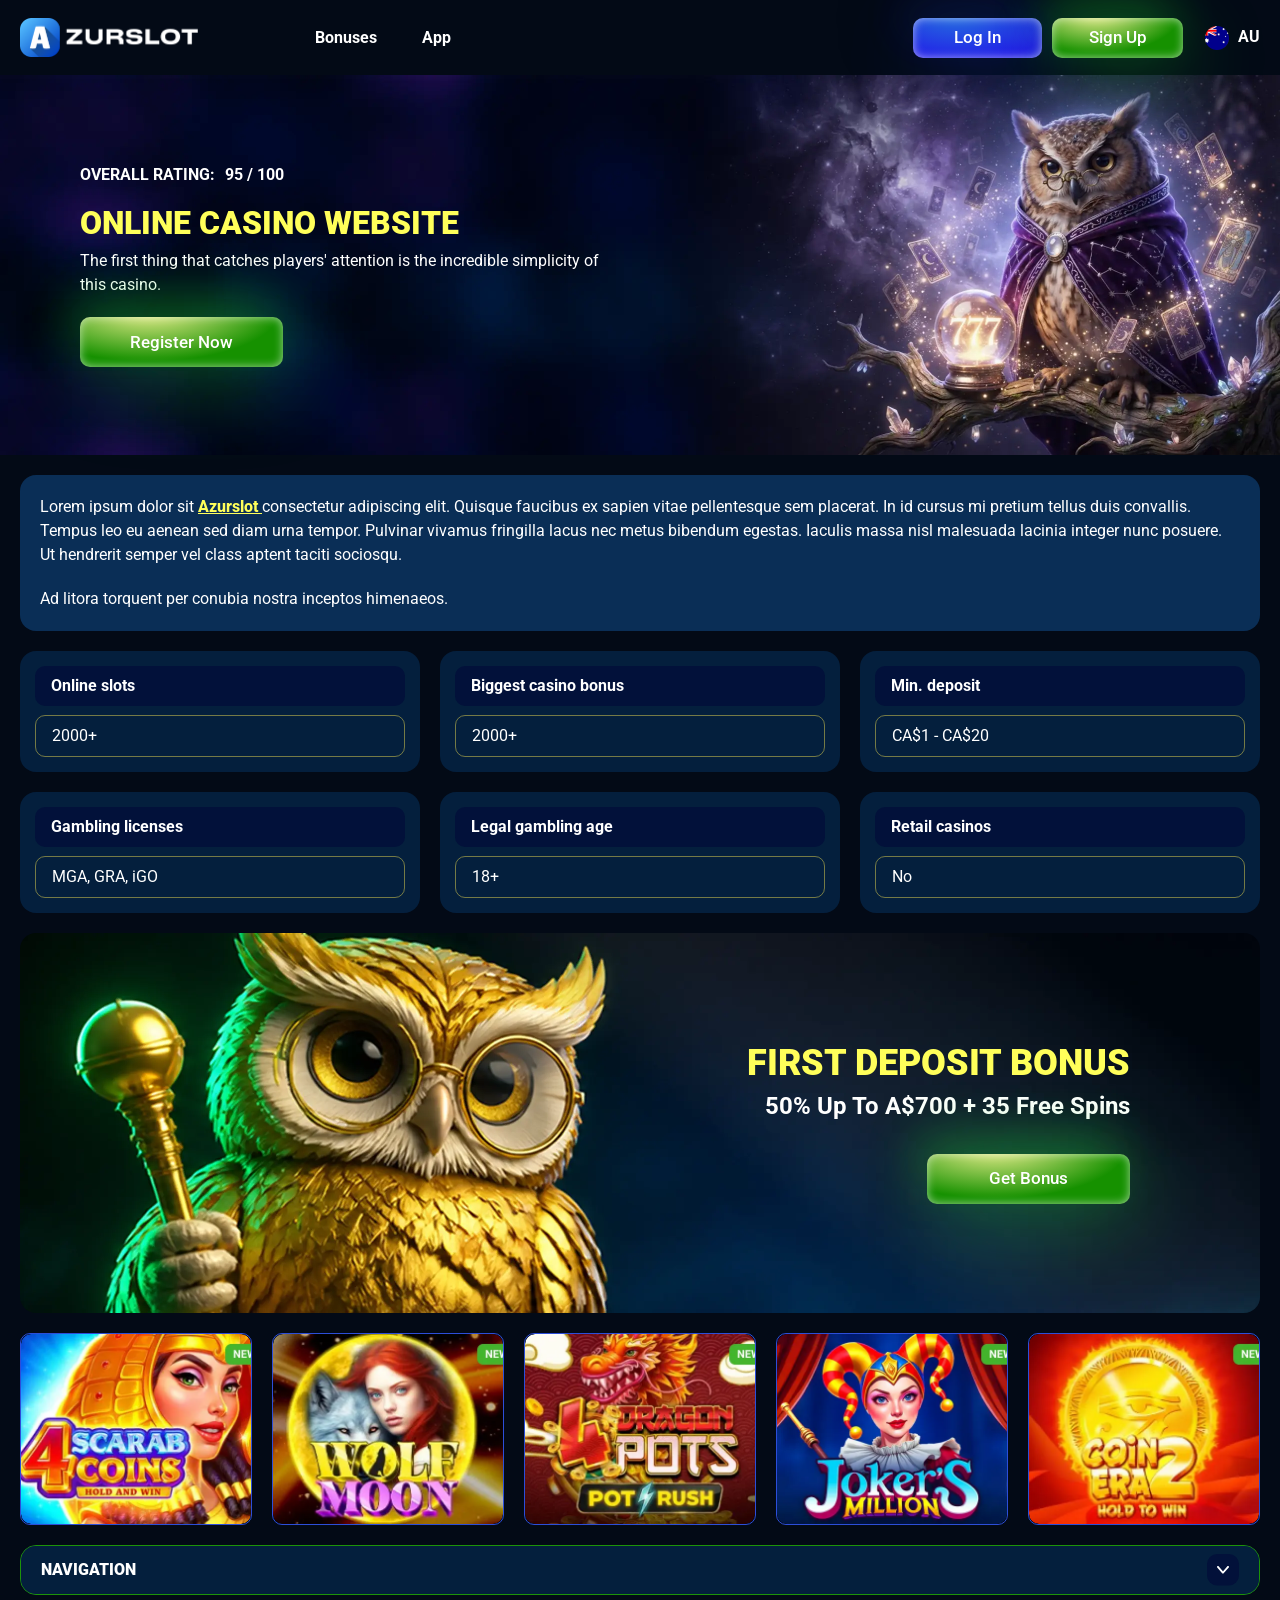
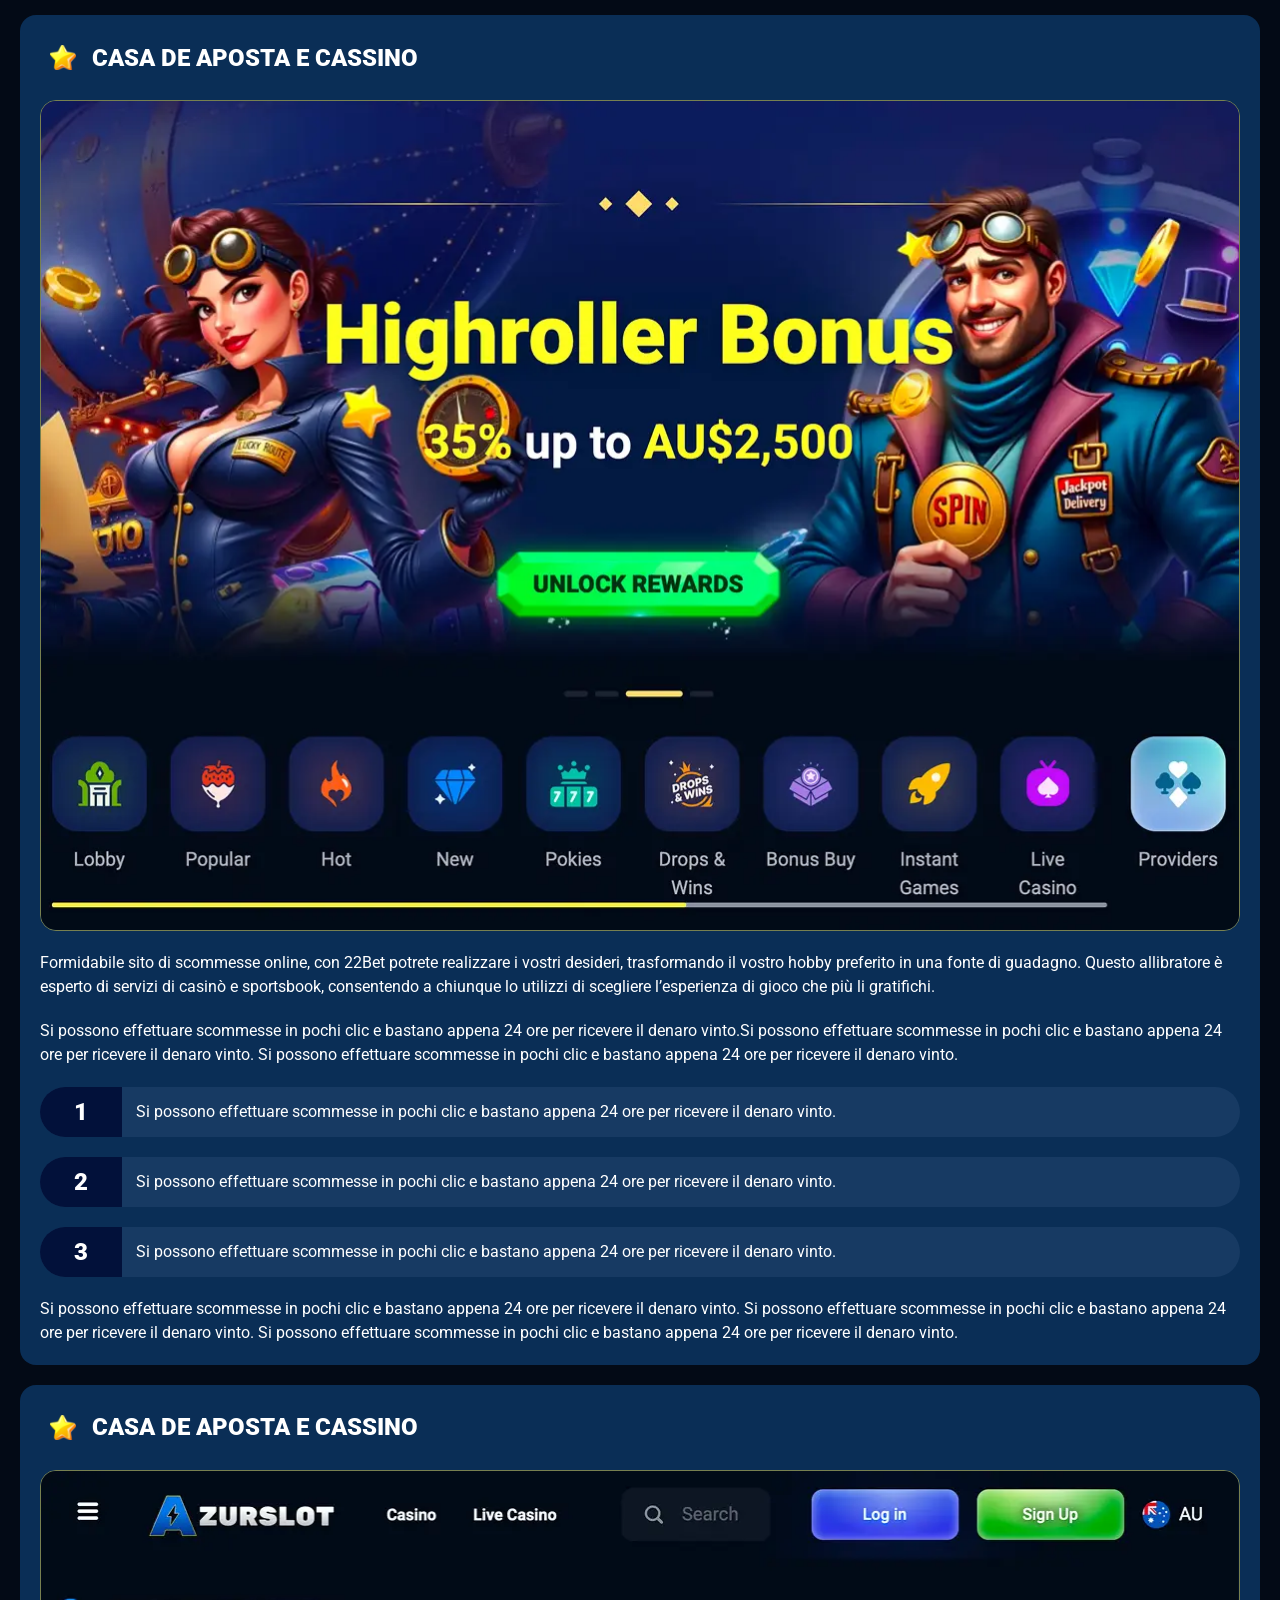
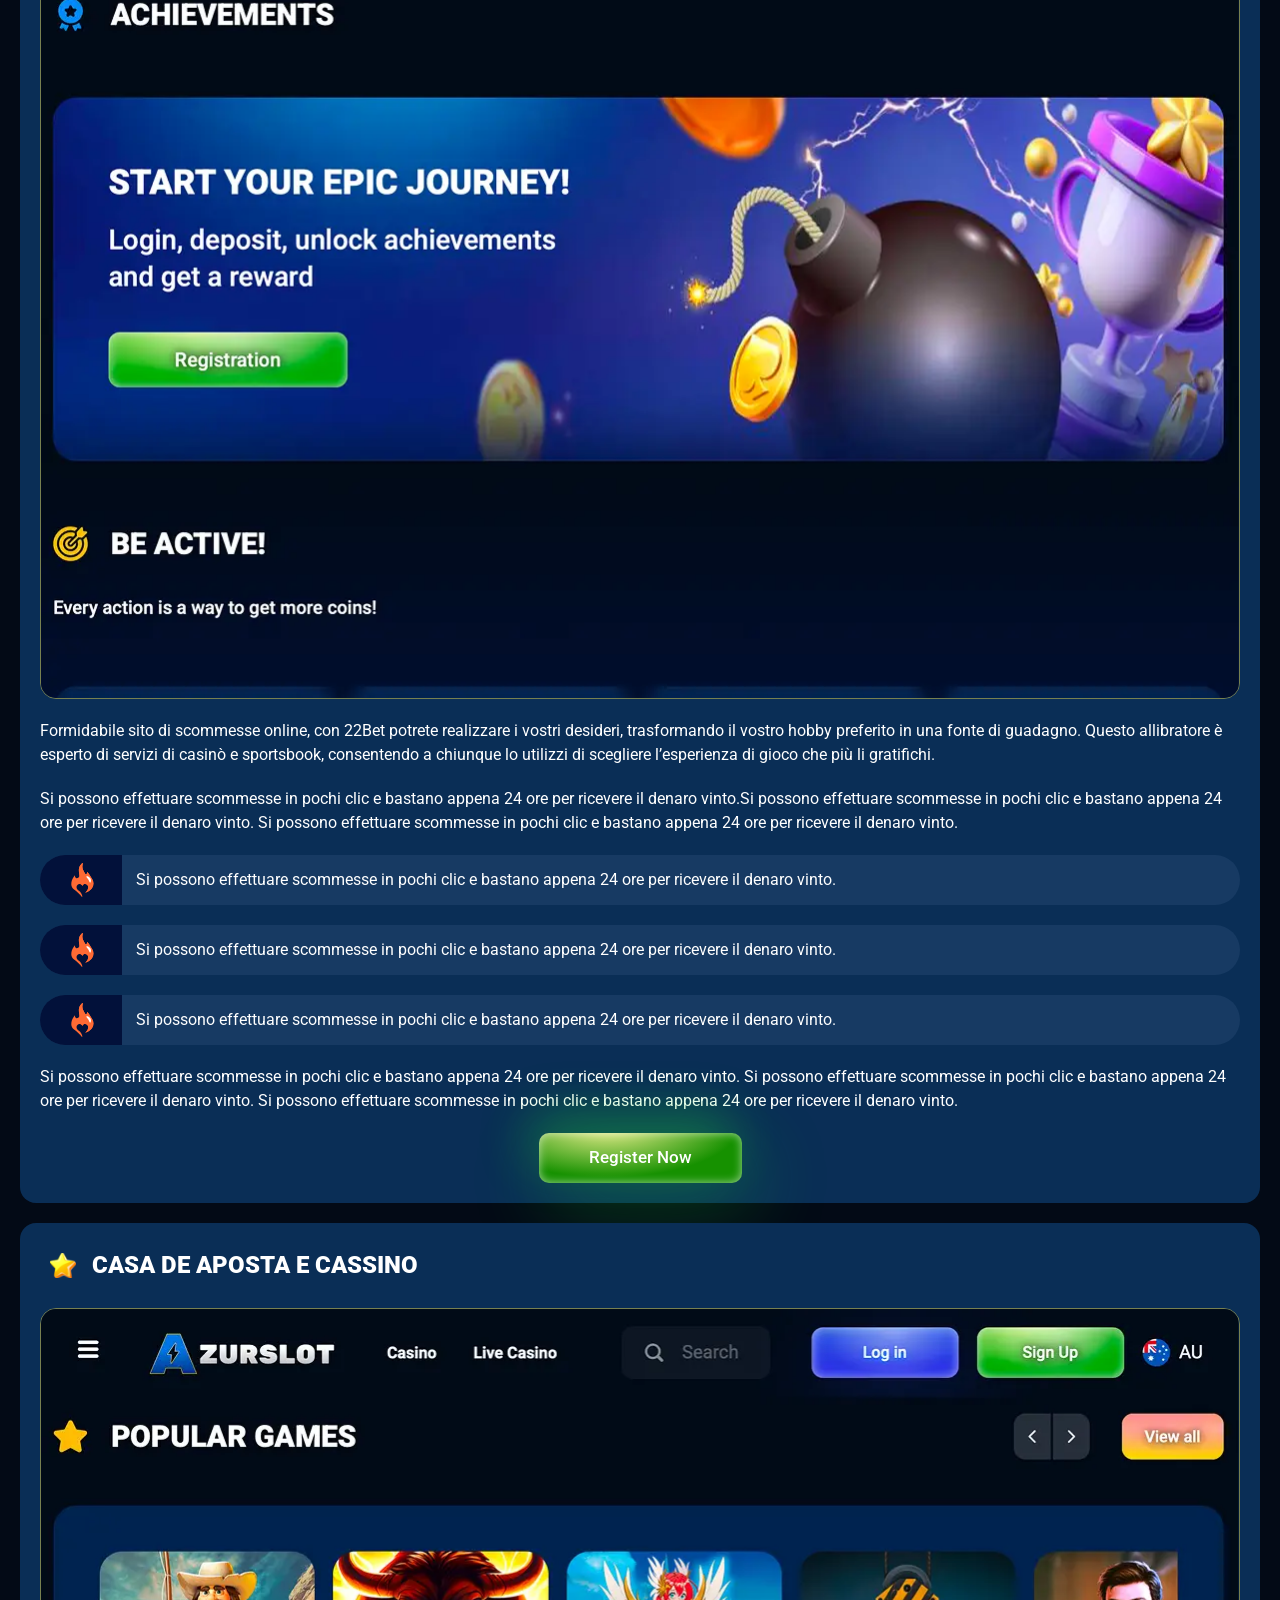
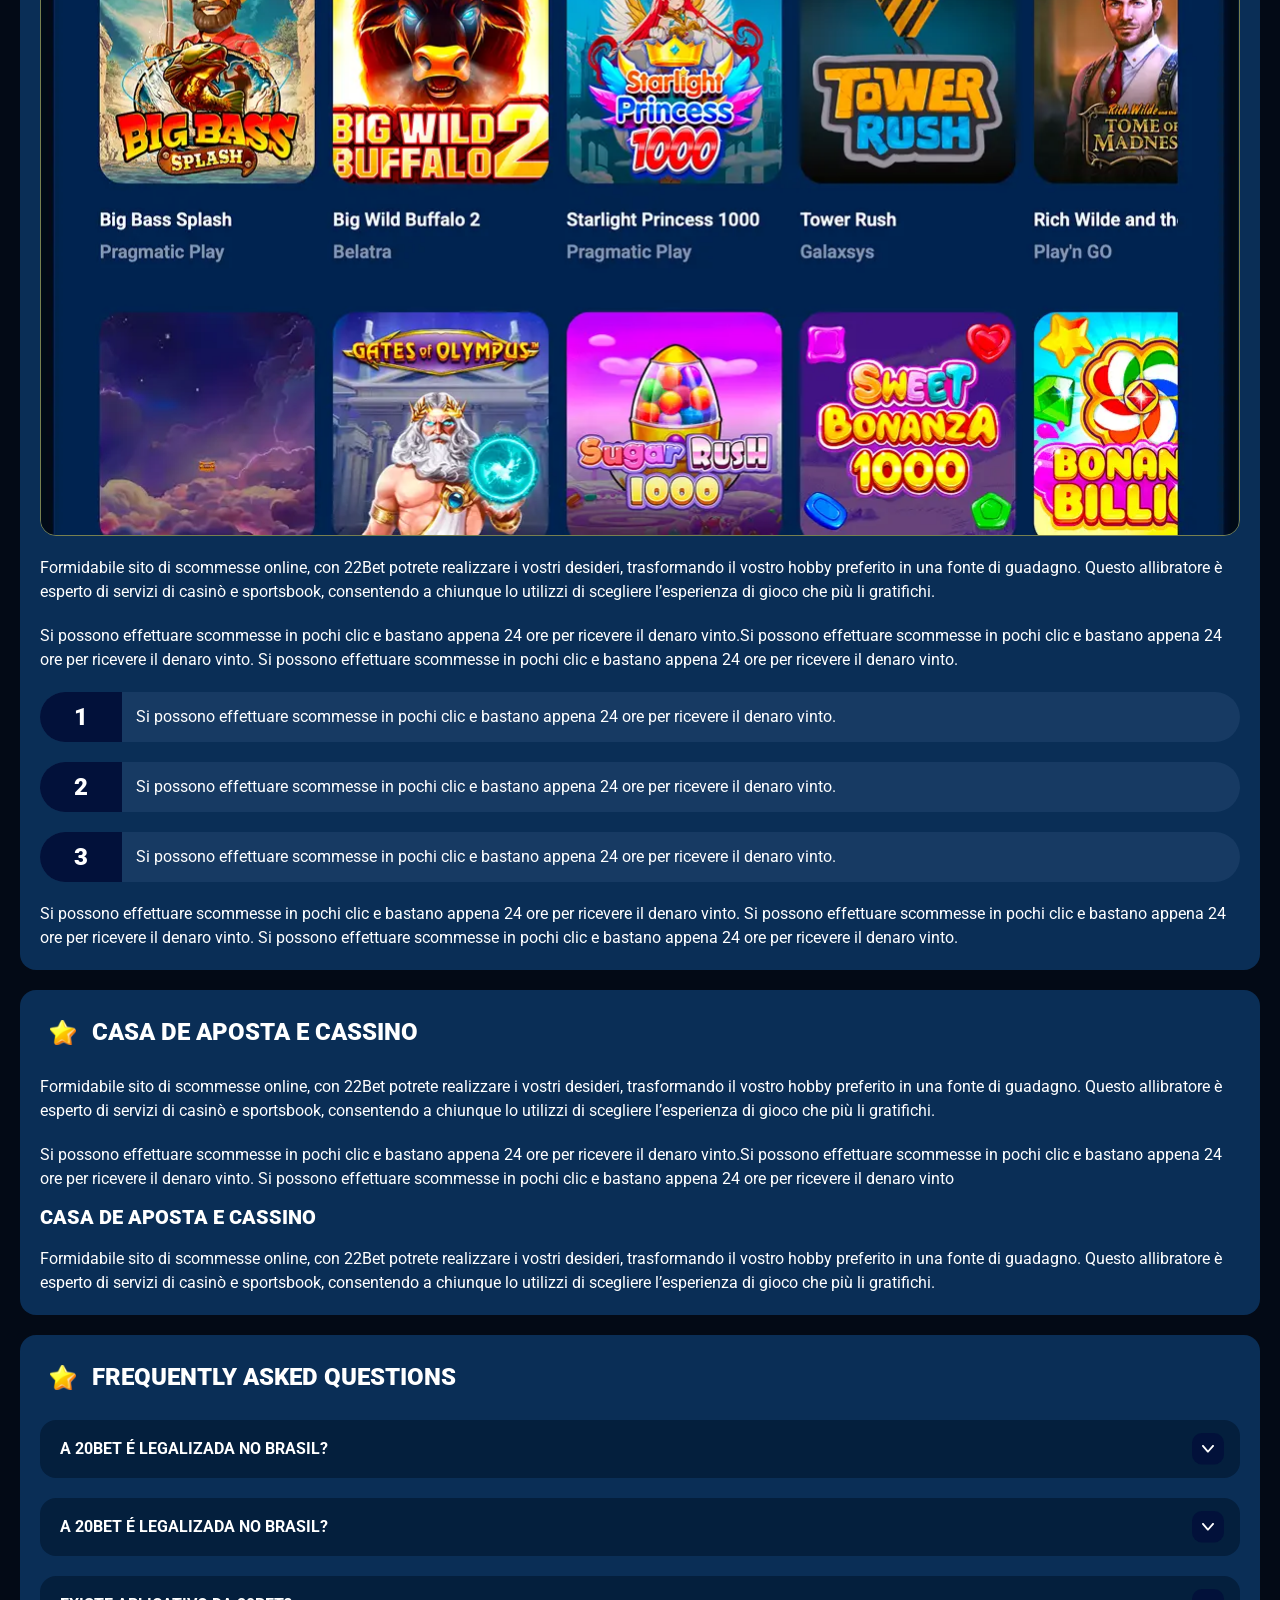
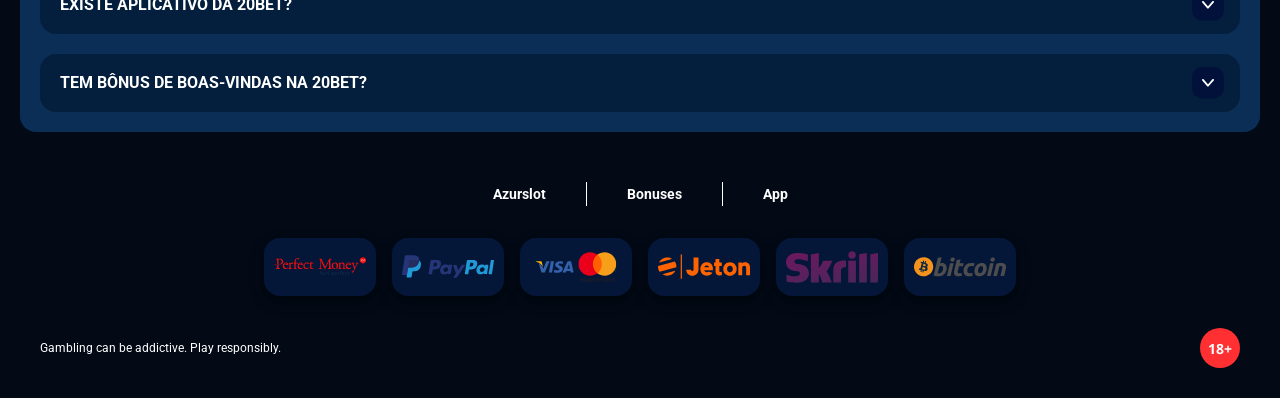
<file: index.html>
<!DOCTYPE html>
<html lang="au">
  <head>
    <meta charset="UTF-8" />
   
    <meta name="viewport" content="width=device-width, initial-scale=1.0" />
    <title>Azurslot </title>
    <meta name="description" content />
    <meta property="og:site_name" content />
    <meta property="og:title" content />
    <meta property="og:type" content="website" />
    <meta property="og:url" content />
    <meta property="og:image" content />
    <meta property="og:image:alt" content />
    <meta property="og:locale" content="au" />
    <meta property="og:description" content />
    <link rel="preconnect" href="https://fonts.googleapis.com" />
    <link rel="preconnect" href="https://fonts.gstatic.com" crossorigin="anonymous" />
 <link href="https://fonts.googleapis.com/css2?family=Roboto:wght@100;300;400;500;700;900&display=swap" rel="stylesheet"> <link rel="stylesheet" href="./css/reset.css" />
<link href="https://fonts.googleapis.com/css2?family=Montserrat:wght@100;200;300;400;500;600;700;800;900&display=swap" rel="stylesheet">   
 <link rel="stylesheet" href="./css/main.css" />
    <link rel="stylesheet" href="./css/media.css"/>
    <link rel="icon" href="./images/Group.png" type="image/x-icon"/>
    <script
    src="https://code.jquery.com/jquery-3.6.1.min.js"
    integrity="sha256-o88AwQnZB+VDvE9tvIXrMQaPlFFSUTR+nldQm1LuPXQ="
    crossorigin="anonymous"
  ></script>
  </head>
  <body>
    <header class="header">
      <section class="content header__content">
        <a href="./index.html" class="logo header__logo"
          ><img src="./images/logo.png" alt="logo" title
        /></a>
        <button class="header__btn-menu" >
          <svg width="16px" height="16px" viewBox="0 0 16 16" xmlns="http://www.w3.org/2000/svg">
              <rect y="0" width="16" height="3" rx="1.5"></rect>
              <rect y="6.5" width="16" height="3" rx="1.5"></rect>
              <rect y="13" width="16" height="3" rx="1.5"></rect>
            </svg>
        </button>

          <nav class="menu header__menu">
            <ul class="header__menu-list">
                
              <li class="" >
            
                <a href="./bonus.html" >
                <span>Bonuses</span>
              </a>
            
              </a>
            </li>
              <li>
                <a href="./app.html">
                 App
                </a>
              </li>
              
             
            </ul>
            <div class="header__button header__button-menu " >
              <a href="#" class="button  button__login-menu">Log In</a>
              <a href="#" class="button button__menu">Sign Up</a>
            </div>
           
          </nav>
            <a href="#" class="button button__login">Log In</a>
            <a href="#" class="button button__singup">Sign Up</a>
           
            <a href="#" class="header__flag">
                <span><img src="./images/flag.png" alt="flag" title /></span>
              <span>au</span>
              </a>
      </section>
    </header>
     <main class="main home main-page">
        <section class=" hero hero__page">
           
            <div class="background">
              <img src="./images/main/bg-main.webp" alt="hero" title />
              
            </div>
            <div class="hero__wrapper">
              <div class="hero__data">
                <div class="hero__rating" >
                  <p>Overall Rating:</p>
                 
                  <span >
                    <span >95</span>
                  <span>/</span> 
                  <span >100</span>
                  
                  </span>
                </div>
                <h1 class="title general hero__title">
                 Online Casino Website
                </h1>
                <p class="hero__text">The first thing that catches players' attention is the incredible simplicity of this casino.</p>
                <a href="#" class="button  hero__button">Register Now</a>
               
              </div>
             
            </div>
          </section>
      <section class="main__wrap main__wrap-page">
       
       <section class="content__wrapper content__wrapper-page">

         
        
       
          <section class="content article">
            <p>
             Lorem ipsum dolor sit <a href="#">Azurslot </a> consectetur adipiscing elit. Quisque faucibus ex sapien vitae pellentesque sem placerat. In id cursus mi pretium tellus duis convallis. Tempus leo eu aenean sed diam urna tempor. Pulvinar vivamus fringilla lacus nec metus bibendum egestas. Iaculis massa nisl malesuada lacinia integer nunc posuere. Ut hendrerit semper vel class aptent taciti sociosqu.
            </p>
            <p>
             Ad litora torquent per conubia nostra inceptos himenaeos.
            </p>
          </section>
      <section class="content features">
           
              <table class="features__table">
               <tbody class="features__group">
                 
                   <tr>
                   <td>Online slots</td>
                   <td>2000+</td>
                  </tr>
                  <tr>
                   <td>Biggest casino bonus</td>
                   <td>2000+</td>
                  </tr>
                  <tr>
                   <td>Min. deposit</td>
                   <td>CA$1 - CA$20</td>
                  </tr>
              
                     <tr>
                     <td>Gambling licenses</td>
                     <td>MGA, GRA, iGO</td>
                   </tr>
                   <tr>
                     <td>Legal gambling age</td>
                     <td>18+</td>
                   </tr>
                   <tr>
                     <td>Retail casinos</td>
                     <td>No</td>
                   </tr>
                
               </tbody>
             </table>
            
         
           </section>  

        
             
             <section class="content banner banner-main">
            <div class="background ">
              
              <img src="./images/main/banner-main.webp" alt="banner" title />
              
            </div>
            <div class="banner__info">
              
              <h2 class="title high banner__title-main">
                  
               first Deposit Bonus
              </h2>
            <p class="banner__subtitle">50% up to A$700 + 35 Free spins</p>
              <a href="#" class="button banner__button">Get  Bonus</a>
            </div>
          </section>
          
           <section class="content casino">
           
              <ul class="casino__list ">
                <li class="casino__item">
                    <a href="#"><div class="casino__wrapper">
                      <img class="casino__img" src="./images/main/card-main1.webp" alt="" title>
                    <div class="casino__hover casino__hover-live">
                        
                        <div class="casino-box">
                            
                        <span  class="button  casino__buttons"><img src="./images/main/play-btn.svg" alt="" title></span>
                        </div>
                    </div>
                    </div>
                    </a>
                </li>
                <li class="casino__item">
                  <a href="#"><div class="casino__wrapper">
                      <img class="casino__img" src="./images/main/card-main2.webp" alt="" title>
                    <div class="casino__hover casino__hover-live">
                        
                        <div class="casino-box">
                            
                        <span  class="button  casino__buttons"><img src="./images/main/play-btn.svg" alt="" title></span>
                        </div>
                    </div>
                    </div>
                    </a>
              </li>
              <li class="casino__item">
              <a href="#"><div class="casino__wrapper">
                      <img class="casino__img" src="./images/main/card-main3.webp" alt="" title>
                    <div class="casino__hover casino__hover-live">
                        
                        <div class="casino-box">
                            
                        <span  class="button  casino__buttons"><img src="./images/main/play-btn.svg" alt="" title></span>
                        </div>
                    </div>
                    </div>
                    </a>
            </li>
             <li class="casino__item">
                <a href="#"><div class="casino__wrapper">
                      <img class="casino__img" src="./images/main/card-main4.webp" alt="" title>
                    <div class="casino__hover casino__hover-live">
                        
                        <div class="casino-box">
                            
                        <span  class="button  casino__buttons"><img src="./images/main/play-btn.svg" alt="" title></span>
                        </div>
                    </div>
                    </div>
                    </a>
            </li>
             <li class="casino__item">
                <a href="#"><div class="casino__wrapper">
                      <img class="casino__img" src="./images/main/card-main5.webp" alt="" title>
                    <div class="casino__hover casino__hover-live">
                        
                        <div class="casino-box">
                            
                        <span  class="button  casino__buttons"><img src="./images/main/play-btn.svg" alt="" title></span>
                        </div>
                    </div>
                    </div>
                    </a>
            </li>
            

              </ul>
         </section>
              <section class="content menu-review__content">
              

            
                <div class="menu__review-desk menu__review-content">Navigation</div>
                <ul class="menu__review menu__review-list">
                  <li><a href="#">Lorem ipsum dolor sit</a></li>
                    <li><a href="#">Amet consectetur adipiscing</a></li>
                      <li><a href="#">Quisque faucibus ex sapien vitae</a></li>
                        <li><a href="#">Ut hendrerit sempero</a></li>
                          <li><a href="#">Pulvinar vivamus fringilla</a></li>
                           <li><a href="#">Ad litora torquent per conubia</a></li>
                         
                          
                </ul>
             
          
          </section>
          
        
          <section class="content article">
            <h2 class="title high article__title">Casa de Aposta e Cassino</h2>
             <div class="images">
              <img src="./images/main/image1-main.webp" alt="banner" title />
            </div>
            <p>
             Formidabile sito di scommesse online, con 22Bet potrete realizzare i vostri desideri, trasformando il vostro hobby preferito in una fonte di guadagno. Questo allibratore è esperto di servizi di casinò e sportsbook, consentendo a chiunque lo utilizzi di scegliere l’esperienza di gioco che più li gratifichi.
            </p>
            <p>
             Si possono effettuare scommesse in pochi clic e bastano appena 24 ore per ricevere il denaro vinto.Si possono effettuare scommesse in pochi clic e bastano appena 24 ore per ricevere il denaro vinto. Si possono effettuare scommesse in pochi clic e bastano appena 24 ore per ricevere il denaro vinto.
            </p>
           <ol>
              <li>Si possono effettuare scommesse in pochi clic e bastano appena 24 ore per ricevere il denaro vinto.</li>
              <li>Si possono effettuare scommesse in pochi clic e bastano appena 24 ore per ricevere il denaro vinto.</li>
              <li>Si possono effettuare scommesse in pochi clic e bastano appena 24 ore per ricevere il denaro vinto.</li>
            </ol>
            <p>Si possono effettuare scommesse in pochi clic e bastano appena 24 ore per ricevere il denaro vinto. Si possono effettuare scommesse in pochi clic e bastano appena 24 ore per ricevere il denaro vinto. Si possono effettuare scommesse in pochi clic e bastano appena 24 ore per ricevere il denaro vinto.</p>
          </section>
           <section class="content article">
            <h2 class="title high article__title">Casa de Aposta e Cassino</h2>
             <div class="images">
              <img src="./images/main/image2-main.webp" alt="banner" title />
            </div>
            <p>
             Formidabile sito di scommesse online, con 22Bet potrete realizzare i vostri desideri, trasformando il vostro hobby preferito in una fonte di guadagno. Questo allibratore è esperto di servizi di casinò e sportsbook, consentendo a chiunque lo utilizzi di scegliere l’esperienza di gioco che più li gratifichi.
            </p>
            <p>
             Si possono effettuare scommesse in pochi clic e bastano appena 24 ore per ricevere il denaro vinto.Si possono effettuare scommesse in pochi clic e bastano appena 24 ore per ricevere il denaro vinto. Si possono effettuare scommesse in pochi clic e bastano appena 24 ore per ricevere il denaro vinto.
            </p>
           <ul>
              <li>Si possono effettuare scommesse in pochi clic e bastano appena 24 ore per ricevere il denaro vinto.</li>
              <li>Si possono effettuare scommesse in pochi clic e bastano appena 24 ore per ricevere il denaro vinto.</li>
              <li>Si possono effettuare scommesse in pochi clic e bastano appena 24 ore per ricevere il denaro vinto.</li>
            </ul>
            <p>Si possono effettuare scommesse in pochi clic e bastano appena 24 ore per ricevere il denaro vinto. Si possono effettuare scommesse in pochi clic e bastano appena 24 ore per ricevere il denaro vinto. Si possono effettuare scommesse in pochi clic e bastano appena 24 ore per ricevere il denaro vinto.</p>
         <a href="#" class="button">Register Now</a>
          </section>
           <section class="content article">
            <h2 class="title high article__title">Casa de Aposta e Cassino</h2>
             <div class="images">
              <img src="./images/main/image3-main.webp" alt="banner" title />
            </div>
            <p>
             Formidabile sito di scommesse online, con 22Bet potrete realizzare i vostri desideri, trasformando il vostro hobby preferito in una fonte di guadagno. Questo allibratore è esperto di servizi di casinò e sportsbook, consentendo a chiunque lo utilizzi di scegliere l’esperienza di gioco che più li gratifichi.
            </p>
            <p>
             Si possono effettuare scommesse in pochi clic e bastano appena 24 ore per ricevere il denaro vinto.Si possono effettuare scommesse in pochi clic e bastano appena 24 ore per ricevere il denaro vinto. Si possono effettuare scommesse in pochi clic e bastano appena 24 ore per ricevere il denaro vinto.
            </p>
           <ol>
              <li>Si possono effettuare scommesse in pochi clic e bastano appena 24 ore per ricevere il denaro vinto.</li>
              <li>Si possono effettuare scommesse in pochi clic e bastano appena 24 ore per ricevere il denaro vinto.</li>
              <li>Si possono effettuare scommesse in pochi clic e bastano appena 24 ore per ricevere il denaro vinto.</li>
            </ol>
            <p>Si possono effettuare scommesse in pochi clic e bastano appena 24 ore per ricevere il denaro vinto. Si possono effettuare scommesse in pochi clic e bastano appena 24 ore per ricevere il denaro vinto. Si possono effettuare scommesse in pochi clic e bastano appena 24 ore per ricevere il denaro vinto.</p>
          </section>
           <section class="content article">
            <h2 class="title high article__title">Casa de Aposta e Cassino</h2>
            <p>Formidabile sito di scommesse online, con 22Bet potrete realizzare i vostri desideri, trasformando il vostro hobby preferito in una fonte di guadagno. Questo allibratore è esperto di servizi di casinò e sportsbook, consentendo a chiunque lo utilizzi di scegliere l’esperienza di gioco che più li gratifichi.</p>
            <p>Si possono effettuare scommesse in pochi clic e bastano appena 24 ore per ricevere il denaro vinto.Si possono effettuare scommesse in pochi clic e bastano appena 24 ore per ricevere il denaro vinto. Si possono effettuare scommesse in pochi clic e bastano appena 24 ore per ricevere il denaro vinto</p>
            <h3>Casa de Aposta e Cassino</h3>
            <p>Formidabile sito di scommesse online, con 22Bet potrete realizzare i vostri desideri, trasformando il vostro hobby preferito in una fonte di guadagno. Questo allibratore è esperto di servizi di casinò e sportsbook, consentendo a chiunque lo utilizzi di scegliere l’esperienza di gioco che più li gratifichi.</p>
           </section>

          <section class="content faq">
            <h2 class="title high faq__title">Frequently Asked Questions</h2>
            <ol class="faq__list " >
              <li class="faq__item"  >
                <h3 class="title medium faq__subtitle js-button-expander js-button-expander--faq"  >A 20Bet é legalizada no Brasil?
                 </h3>
                <div  class="faq__answer js-expand-content js-expand-content--faq" >
                  <p  >
                    Sim, a casa de apostas tem licença emitida por Curaçao, que é reconhecida no Brasil e a permite atuar por aqui.
                  </p>
                </div>
              </li>
              <li class="faq__item"  >
                <h3 class="title medium faq__subtitle js-button-expander js-button-expander--faq"  >A 20Bet é legalizada no Brasil?</h3>
                <div class="faq__answer js-expand-content js-expand-content--faq" >
                  <p  >
                    Sim, a casa de apostas tem licença emitida por Curaçao, que é reconhecida no Brasil e a permite atuar por aqui.
                  </p>
                </div>
              </li> 
              <li class="faq__item"  >
                <h3 class="title medium faq__subtitle js-button-expander js-button-expander--faq"  >Existe aplicativo da 20Bet?</h3>
                <div class="faq__answer js-expand-content js-expand-content--faq" >
                  <p  >
                   Sim, disponível para sistemas operacionais iOS e Android.
                  </p>
                </div>
              </li> 
              <li class="faq__item"  >
                <h3 class="title medium faq__subtitle js-button-expander js-button-expander--faq"  >Tem bônus de boas-vindas na 20Bet?</h3>
                <div class="faq__answer js-expand-content js-expand-content--faq" >
                  <p  >
                   O pacote especial para novos usuários da 20Bet paga 100% sobre o primeiro depósito, com limite de 600 BRL.
                  </p>
                </div>
              </li> 
             
            </ol>
          </section>
          
        </section> 
      
        <div class=""  onclick="scrollToTop()">
          <button class="main__arrow" id="scrollToTopBtn"></button>
        </div> 
        
      </section>
    </main> 
     <footer class=" footer ">
      <section class="content footer__content">
        <ul class="footer__menu">
         <li><a href="/">Azurslot </a></li>
         <li><a href="./bonus.html">bonuses</a></li>
         <li><a href="./app.html">app</a></li>
         
        </ul>
       
          <ul class="footer__cards-list">
           
            <li>
              <a href="#"
                ><img src="./images/footer-img1.svg" alt="card" title
              /></a>
            </li>
           <li>
              <a href="#"
                ><img src="./images/footer-img2.svg" alt="card" title
              /></a>
            </li> <li>
              <a href="#"
                ><img src="./images/footer-img3.svg" alt="card" title
              /></a>
            </li> <li>
              <a href="#"
                ><img src="./images/footer-img4.svg" alt="card" title
              /></a>
            </li> <li>
              <a href="#"
                ><img src="./images/footer-img5.svg" alt="card" title
              /></a>
            </li> <li>
              <a href="#"
                ><img src="./images/footer-img6.svg" alt="card" title
              /></a>
            </li>
          </ul>
       
        <div class="footer__wrapp">
          <div class="footer__text">
           
            <p>Gambling can be addictive. Play responsibly. 
</p>
           
          </div>
          <div class="footer__age">
            <img src="./images/age.svg" alt="age" title />
          </div>
        </div>
      
      </section>
    </footer>
    <script src="./js/arrowUp.js" defer></script>
    <script src="./js/sidebar.js" defer></script>
    <script src="./js/expander.js" defer></script>
    <script src="./js/mobile-menu.js" defer></script>
    <!-- <script src="./js/clock.js" defer></script> -->
  </body>
</html>
</file>
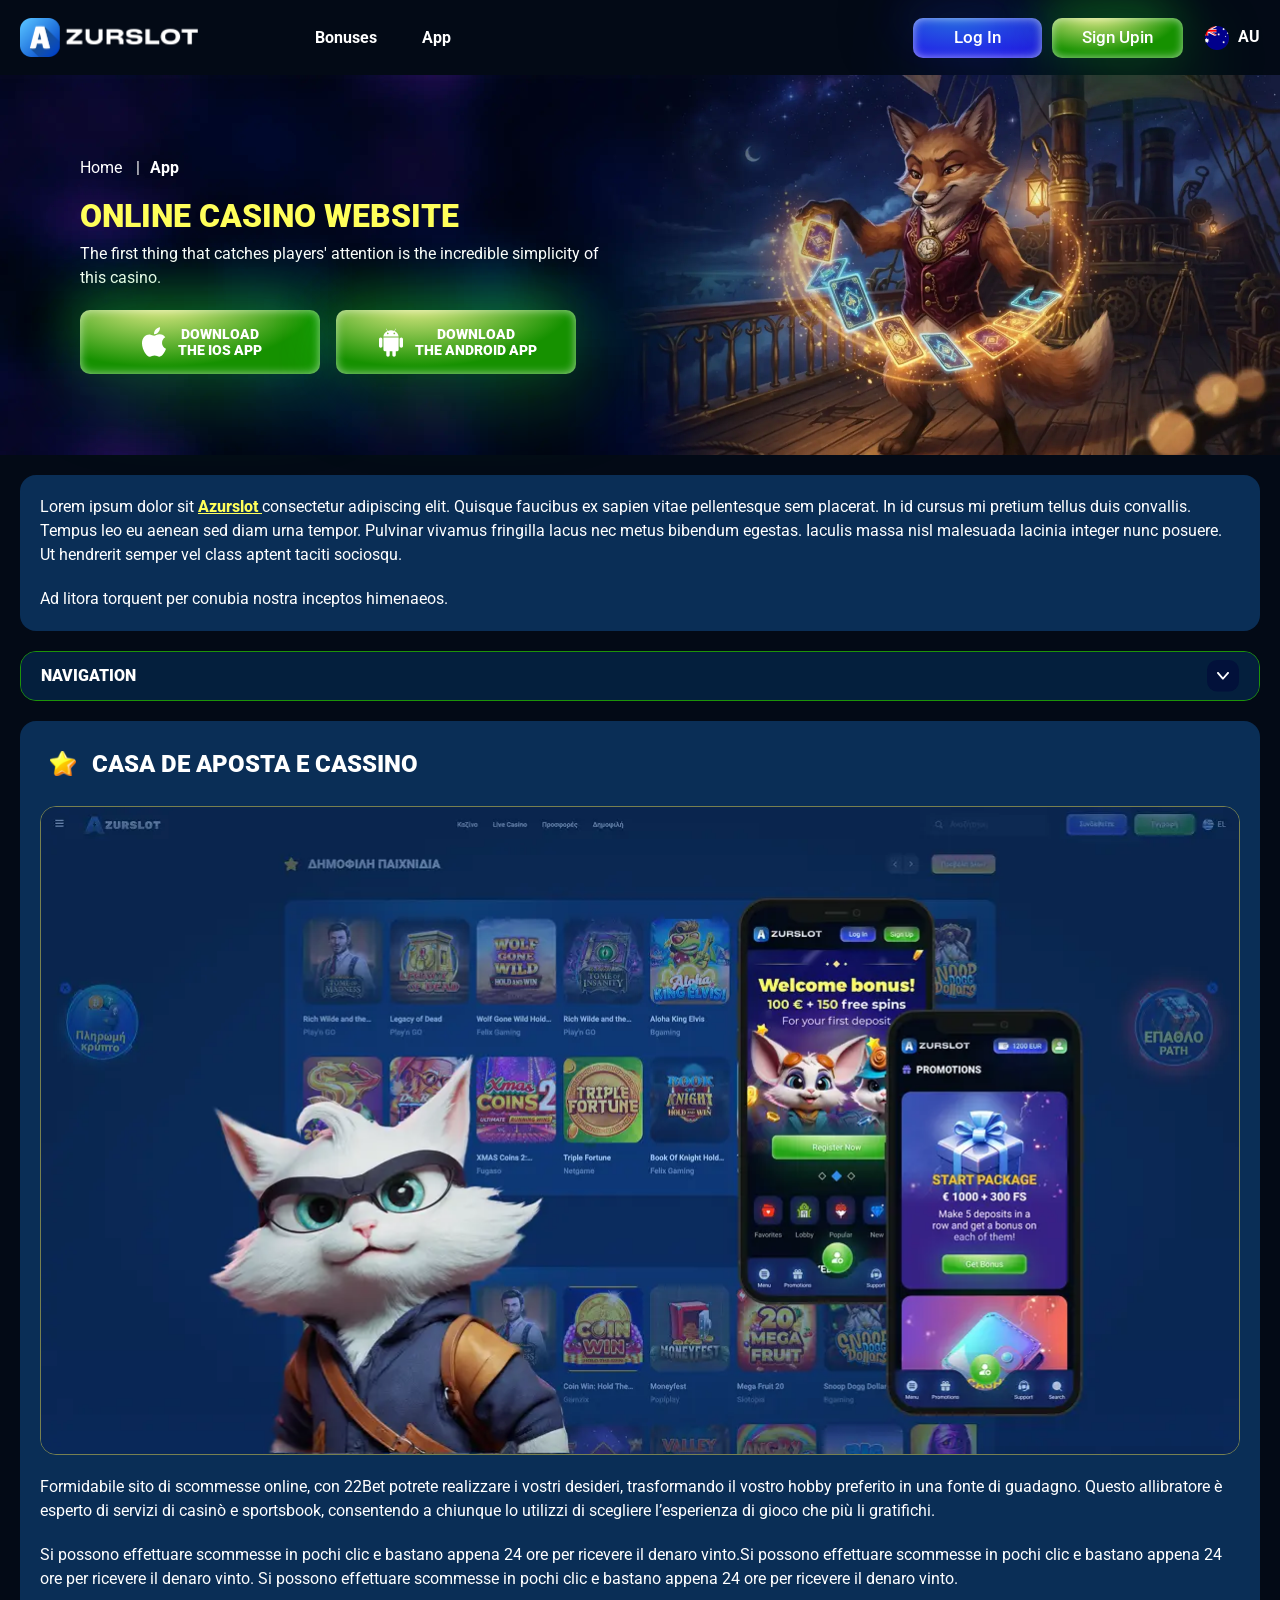
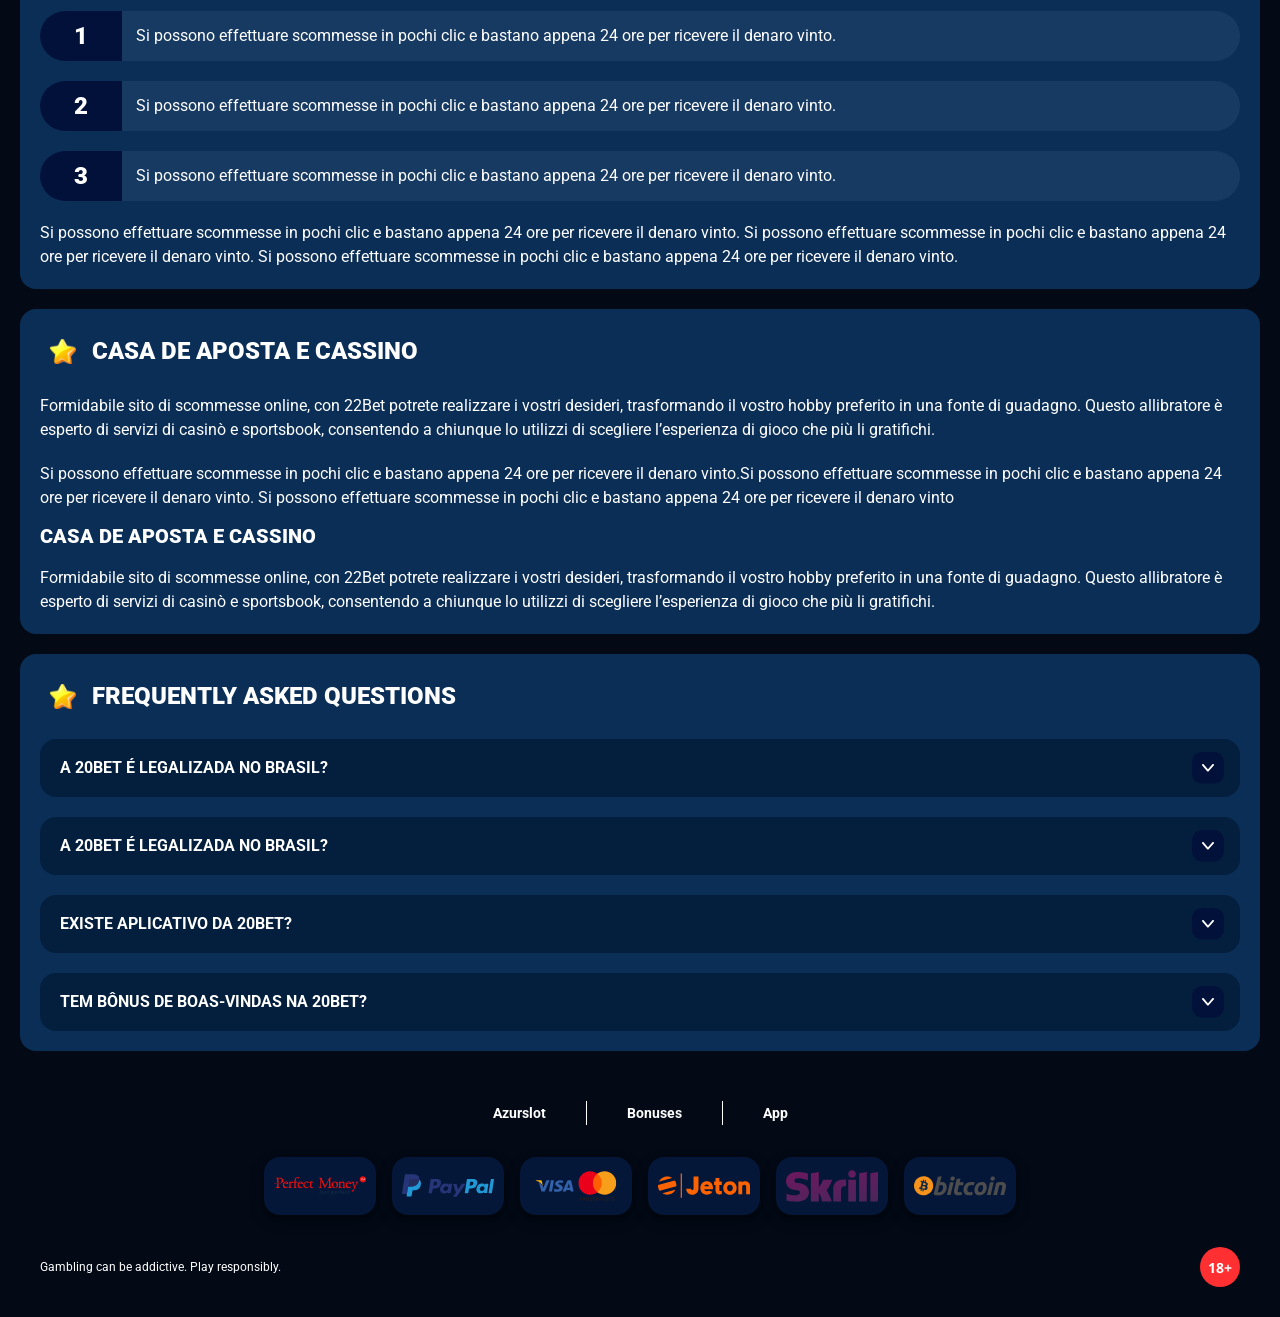
<file: app.html>
<!DOCTYPE html>
<html lang="au">
  <head>
    <meta charset="UTF-8" />
   
    <meta name="viewport" content="width=device-width, initial-scale=1.0" />
    <title> Azurslot  </title>
    <meta name="description" content />
    <meta property="og:site_name" content />
    <meta property="og:title" content />
    <meta property="og:type" content="website" />
    <meta property="og:url" content />
    <meta property="og:image" content />
    <meta property="og:image:alt" content />
    <meta property="og:locale" content="au" />
    <meta property="og:description" content />
    <link rel="preconnect" href="https://fonts.googleapis.com" />
    <link rel="preconnect" href="https://fonts.gstatic.com" crossorigin="anonymous" />
 <link href="https://fonts.googleapis.com/css2?family=Roboto:wght@100;300;400;500;700;900&display=swap" rel="stylesheet"> <link rel="stylesheet" href="./css/reset.css" />
 <link href="https://fonts.googleapis.com/css2?family=Montserrat:wght@100;200;300;400;500;600;700;800;900&display=swap" rel="stylesheet">
   <link rel="stylesheet" href="./css/reset.css" />
    <link rel="stylesheet" href="./css/main.css" />
    <link rel="stylesheet" href="./css/media.css"/>
    <link rel="icon" href="./images/Group.png" type="image/x-icon"/>
    <script
    src="https://code.jquery.com/jquery-3.6.1.min.js"
    integrity="sha256-o88AwQnZB+VDvE9tvIXrMQaPlFFSUTR+nldQm1LuPXQ="
    crossorigin="anonymous"
  ></script>
  </head>
  <body>
    <header class="header">
      <section class="content header__content">
        <a href="./index.html" class="logo header__logo"
          ><img src="./images/logo.png" alt="logo" title
        /></a>
        <button class="header__btn-menu" >
          <svg width="16px" height="16px" viewBox="0 0 16 16" xmlns="http://www.w3.org/2000/svg">
              <rect y="0" width="16" height="3" rx="1.5"></rect>
              <rect y="6.5" width="16" height="3" rx="1.5"></rect>
              <rect y="13" width="16" height="3" rx="1.5"></rect>
            </svg>
        </button>

          <nav class="menu header__menu">
           <ul class="header__menu-list">
                
              <li class="" >
            
                <a href="./bonus.html" >
                <span>Bonuses</span>
              </a>
            
              </a>
            </li>
              <li>
                <a href="./app.html">
                 App
                </a>
              </li>
              
             
            </ul>
            <div class="header__button header__button-menu " >
              <a href="#" class="button  button__login-menu">Log In</a>
              <a href="#" class="button button__menu">Sign Upn</a>
            </div>
           
          </nav>
            <a href="#" class="button button__login">Log In</a>
            <a href="#" class="button button__singup">Sign Upin</a>
            
            <a href="#" class="header__flag">
                <span><img src="./images/flag.png" alt="flag" title /></span>
                <span>au</span>
              </a>
      </section>
    </header>
     <main class="main home main-page">
        <section class=" hero hero__page">
           
            <div class="background background-page">
              <img src="./images/app/bg-app.webp" alt="hero" title />
              
            </div>
            <div class="hero__wrapper hero__wrapper-page">
              <div class="hero__data hero__data-bonus">
                <ul
                class="breadcrumbs "
                
              >
                <li
                  
                >
                  <a href="#" >
                    <span >Home</span></a
                  >
                 
                </li>
                <li
                  
                >
                  <a href="/" > <span >App</span></a>
                 
                </li>
              </ul>
                <h1 class="title general hero__title">
                  Online Casino Website
                </h1>
                 <p class="hero__text">The first thing that catches players' attention is the incredible simplicity of this casino.</p>
               
              <div class="banner__content banner__content-app">
             
                  <a href="#" class="banner__btn banner__btn-app">
                    <img src="./images/main/apple-app.svg" alt="icon" title>
                   Download  </br> the
IOS app
                  </a>
                  <a href="#" class="banner__btn banner__btn-android"
                    > <img src="./images/main/android-app.svg" alt="icon" title>Download  </br> the
 Android app</a
                  >
                </div>
              </div>
             
            </div>
          </section>
      <section class="main__wrap main__wrap-page">
       
       <section class="content__wrapper content__wrapper-page">

         
        
       
          <section class="content article">
            <p>
             Lorem ipsum dolor sit <a href="#"> Azurslot </a> consectetur adipiscing elit. Quisque faucibus ex sapien vitae pellentesque sem placerat. In id cursus mi pretium tellus duis convallis. Tempus leo eu aenean sed diam urna tempor. Pulvinar vivamus fringilla lacus nec metus bibendum egestas. Iaculis massa nisl malesuada lacinia integer nunc posuere. Ut hendrerit semper vel class aptent taciti sociosqu.
            </p>
            <p>
             Ad litora torquent per conubia nostra inceptos himenaeos.
            </p>
          </section>
         
       <section class="content menu-review__content">
              

            
                <div class="menu__review-desk menu__review-content">Navigation</div>
                <ul class="menu__review menu__review-list">
                  <li><a href="#">Lorem ipsum dolor sit</a></li>
                    <li><a href="#">Amet consectetur adipiscing</a></li>
                      <li><a href="#">Quisque faucibus ex sapien vitae</a></li>
                        <li><a href="#">Ut hendrerit sempero</a></li>
                          <li><a href="#">Pulvinar vivamus fringilla</a></li>
                           <li><a href="#">Ad litora torquent per conubia</a></li>
                         
                          
                </ul>
             
          
          </section>
        
          <section class="content article">
            <h2 class="title high article__title">Casa de Aposta e Cassino</h2>
             <div class="images">
              <img src="./images/app/image1-app.webp" alt="banner" title />
            </div>
            <p>
             Formidabile sito di scommesse online, con 22Bet potrete realizzare i vostri desideri, trasformando il vostro hobby preferito in una fonte di guadagno. Questo allibratore è esperto di servizi di casinò e sportsbook, consentendo a chiunque lo utilizzi di scegliere l’esperienza di gioco che più li gratifichi.
            </p>
            <p>
             Si possono effettuare scommesse in pochi clic e bastano appena 24 ore per ricevere il denaro vinto.Si possono effettuare scommesse in pochi clic e bastano appena 24 ore per ricevere il denaro vinto. Si possono effettuare scommesse in pochi clic e bastano appena 24 ore per ricevere il denaro vinto.
            </p>
           <ol>
              <li>Si possono effettuare scommesse in pochi clic e bastano appena 24 ore per ricevere il denaro vinto.</li>
              <li>Si possono effettuare scommesse in pochi clic e bastano appena 24 ore per ricevere il denaro vinto.</li>
              <li>Si possono effettuare scommesse in pochi clic e bastano appena 24 ore per ricevere il denaro vinto.</li>
            </ol>
            <p>Si possono effettuare scommesse in pochi clic e bastano appena 24 ore per ricevere il denaro vinto. Si possono effettuare scommesse in pochi clic e bastano appena 24 ore per ricevere il denaro vinto. Si possono effettuare scommesse in pochi clic e bastano appena 24 ore per ricevere il denaro vinto.</p>
          </section>
         
         
           <section class="content article">
            <h2 class="title high article__title">Casa de Aposta e Cassino</h2>
            <p>Formidabile sito di scommesse online, con 22Bet potrete realizzare i vostri desideri, trasformando il vostro hobby preferito in una fonte di guadagno. Questo allibratore è esperto di servizi di casinò e sportsbook, consentendo a chiunque lo utilizzi di scegliere l’esperienza di gioco che più li gratifichi.</p>
            <p>Si possono effettuare scommesse in pochi clic e bastano appena 24 ore per ricevere il denaro vinto.Si possono effettuare scommesse in pochi clic e bastano appena 24 ore per ricevere il denaro vinto. Si possono effettuare scommesse in pochi clic e bastano appena 24 ore per ricevere il denaro vinto</p>
            <h3>Casa de Aposta e Cassino</h3>
            <p>Formidabile sito di scommesse online, con 22Bet potrete realizzare i vostri desideri, trasformando il vostro hobby preferito in una fonte di guadagno. Questo allibratore è esperto di servizi di casinò e sportsbook, consentendo a chiunque lo utilizzi di scegliere l’esperienza di gioco che più li gratifichi.</p>
           </section>

          <section class="content faq">
            <h2 class="title high faq__title">Frequently Asked Questions</h2>
            <ul class="faq__list " >
              <li class="faq__item"  >
                <h3 class="title medium faq__subtitle js-button-expander js-button-expander--faq"  >A 20Bet é legalizada no Brasil?
                 </h3>
                <div  class="faq__answer js-expand-content js-expand-content--faq" >
                  <p  >
                    Sim, a casa de apostas tem licença emitida por Curaçao, que é reconhecida no Brasil e a permite atuar por aqui.
                  </p>
                </div>
              </li>
              <li class="faq__item"  >
                <h3 class="title medium faq__subtitle js-button-expander js-button-expander--faq"  >A 20Bet é legalizada no Brasil?</h3>
                <div class="faq__answer js-expand-content js-expand-content--faq" >
                  <p  >
                    Sim, a casa de apostas tem licença emitida por Curaçao, que é reconhecida no Brasil e a permite atuar por aqui.
                  </p>
                </div>
              </li> 
              <li class="faq__item"  >
                <h3 class="title medium faq__subtitle js-button-expander js-button-expander--faq"  >Existe aplicativo da 20Bet?</h3>
                <div class="faq__answer js-expand-content js-expand-content--faq" >
                  <p  >
                   Sim, disponível para sistemas operacionais iOS e Android.
                  </p>
                </div>
              </li> 
              <li class="faq__item"  >
                <h3 class="title medium faq__subtitle js-button-expander js-button-expander--faq"  >Tem bônus de boas-vindas na 20Bet?</h3>
                <div class="faq__answer js-expand-content js-expand-content--faq" >
                  <p  >
                   O pacote especial para novos usuários da 20Bet paga 100% sobre o primeiro depósito, com limite de 600 BRL.
                  </p>
                </div>
              </li> 
             
            </ul>
          </section>
          
        </section> 
      
        <div class=""  onclick="scrollToTop()">
          <button class="main__arrow" id="scrollToTopBtn"></button>
        </div> 
        
      </section>
    </main> 
 <footer class=" footer ">
      <section class="content footer__content">
        <ul class="footer__menu">
         <li><a href="/"> Azurslot </a></li>
         <li><a href="./bonus.html">bonuses</a></li>
         <li><a href="./app.html">app</a></li>
         
        </ul>
       
          <ul class="footer__cards-list">
           
            <li>
              <a href="#"
                ><img src="./images/footer-img1.svg" alt="card" title
              /></a>
            </li>
           <li>
              <a href="#"
                ><img src="./images/footer-img2.svg" alt="card" title
              /></a>
            </li> <li>
              <a href="#"
                ><img src="./images/footer-img3.svg" alt="card" title
              /></a>
            </li> <li>
              <a href="#"
                ><img src="./images/footer-img4.svg" alt="card" title
              /></a>
            </li> <li>
              <a href="#"
                ><img src="./images/footer-img5.svg" alt="card" title
              /></a>
            </li> <li>
              <a href="#"
                ><img src="./images/footer-img6.svg" alt="card" title
              /></a>
            </li>
          </ul>
       
        <div class="footer__wrapp">
          <div class="footer__text">
           
            <p>Gambling can be addictive. Play responsibly. 
</p>
           
          </div>
          <div class="footer__age">
            <img src="./images/age.svg" alt="age" title />
          </div>
        </div>
      
      </section>
    </footer>
    <script src="./js/arrowUp.js" defer></script>
    <script src="./js/sidebar.js" defer></script>
    <script src="./js/expander.js" defer></script>
    <script src="./js/mobile-menu.js" defer></script>
    <!-- <script src="./js/clock.js" defer></script> -->
  </body>
</html>
</file>
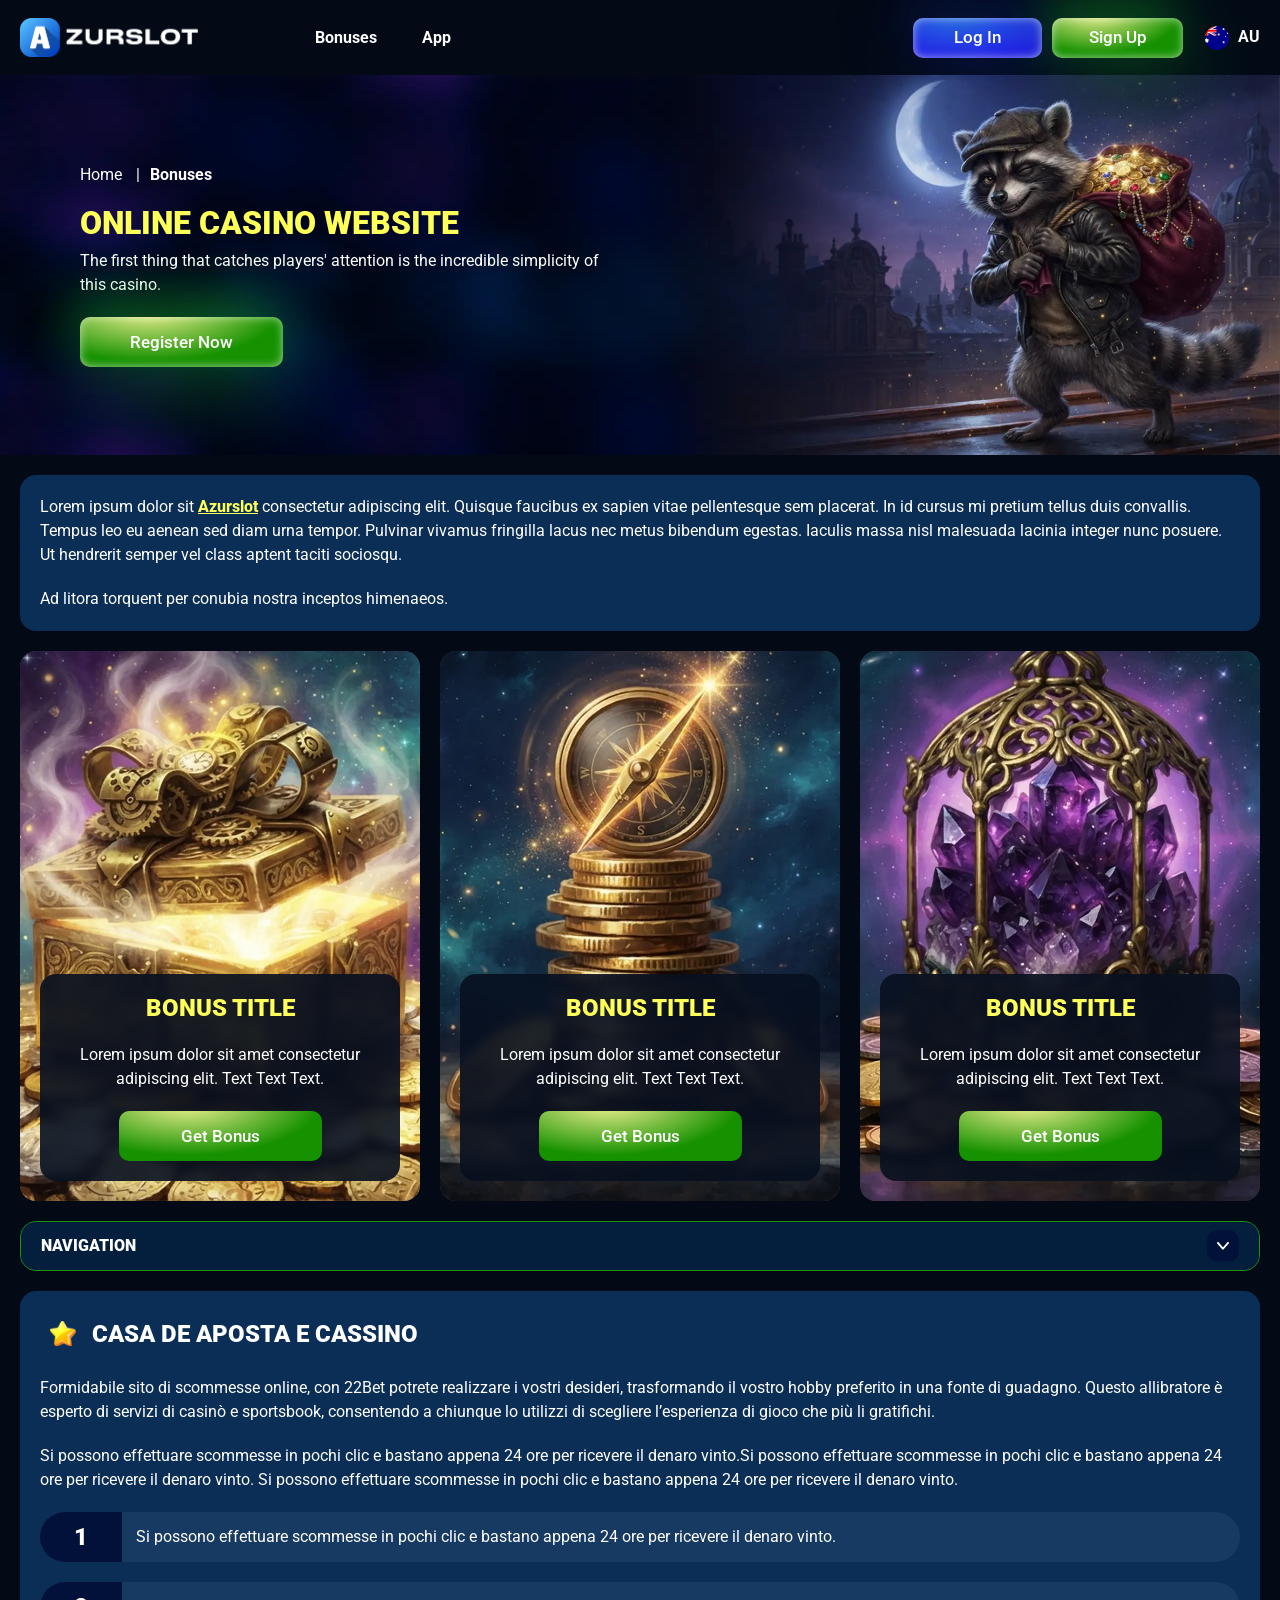
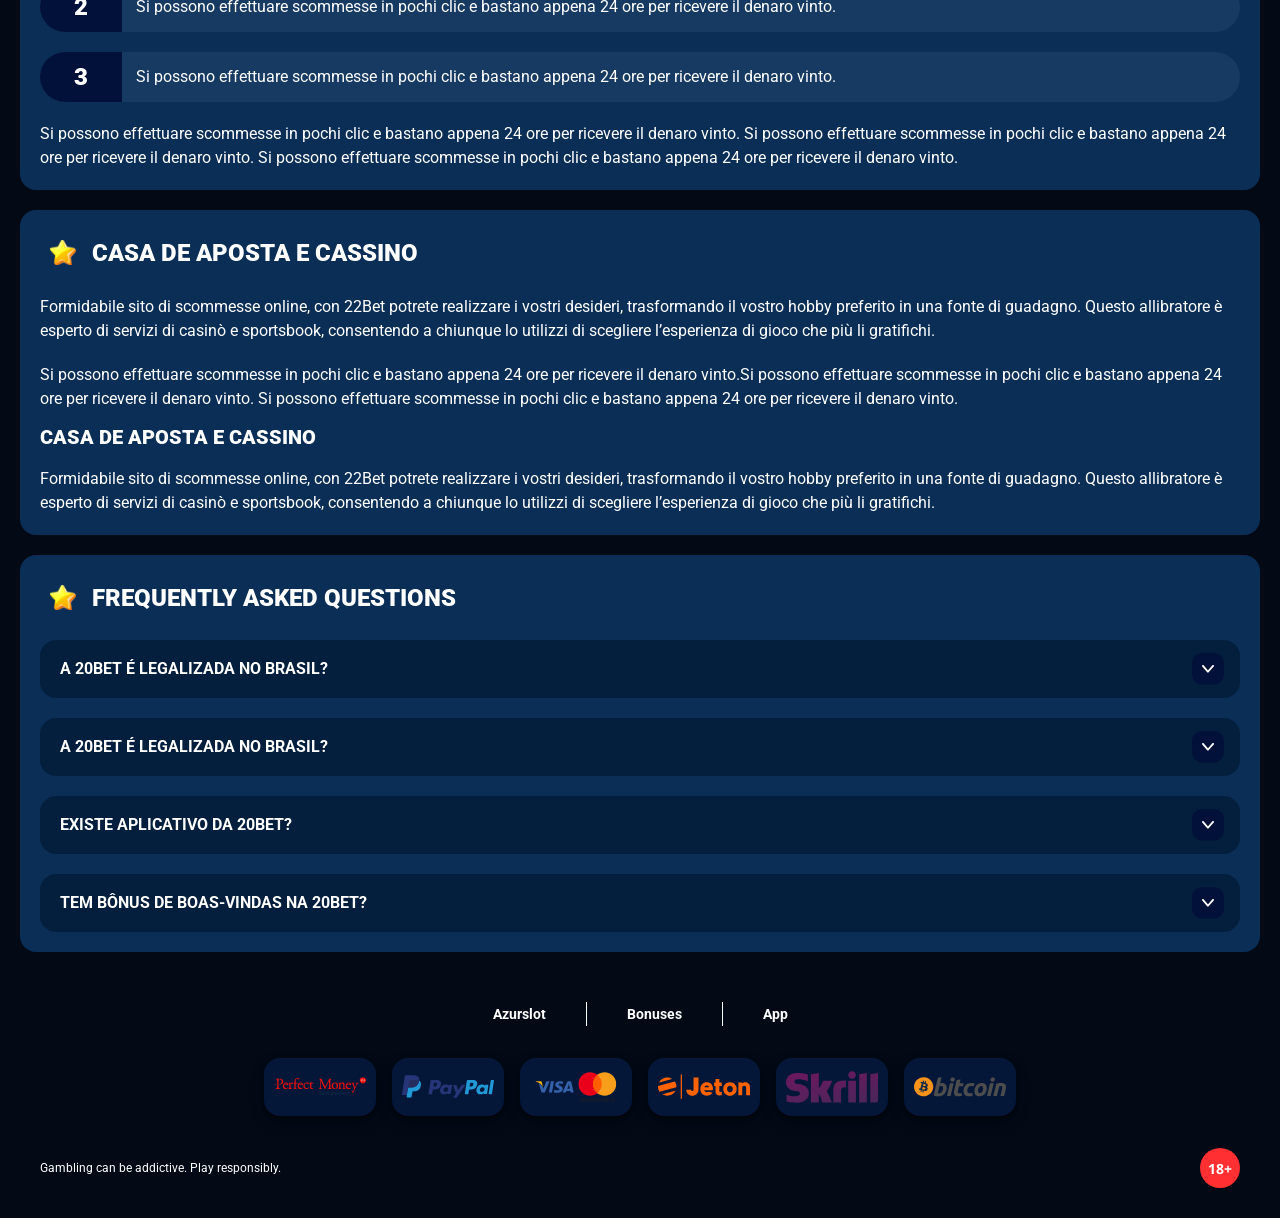
<file: bonus.html>
<!DOCTYPE html>
<html lang="au">
  <head>
    <meta charset="UTF-8" />
   
    <meta name="viewport" content="width=device-width, initial-scale=1.0" />
    <title>Azurslot</title>
    <meta name="description" content />
    <meta property="og:site_name" content />
    <meta property="og:title" content />
    <meta property="og:type" content="website" />
    <meta property="og:url" content />
    <meta property="og:image" content />
    <meta property="og:image:alt" content />
    <meta property="og:locale" content="au" />
    <meta property="og:description" content />
    <link rel="preconnect" href="https://fonts.googleapis.com" />
    <link rel="preconnect" href="https://fonts.gstatic.com" crossorigin="anonymous" />
<link href="https://fonts.googleapis.com/css2?family=Roboto:wght@100;300;400;500;700;900&display=swap" rel="stylesheet"> <link rel="stylesheet" href="./css/reset.css" />
 <link href="https://fonts.googleapis.com/css2?family=Montserrat:wght@100;200;300;400;500;600;700;800;900&display=swap" rel="stylesheet">
    <link rel="stylesheet" href="./css/reset.css" />
    <link rel="stylesheet" href="./css/main.css" />
    <link rel="stylesheet" href="./css/media.css"/>
    <link rel="icon" href="./images/Group.png" type="image/x-icon"/>
    <script
    src="https://code.jquery.com/jquery-3.6.1.min.js"
    integrity="sha256-o88AwQnZB+VDvE9tvIXrMQaPlFFSUTR+nldQm1LuPXQ="
    crossorigin="anonymous"
  ></script>
  </head>
  <body>
  <header class="header">
      <section class="content header__content">
        <a href="./index.html" class="logo header__logo"
          ><img src="./images/logo.png" alt="logo" title
        /></a>
        <button class="header__btn-menu" >
          <svg width="16px" height="16px" viewBox="0 0 16 16" xmlns="http://www.w3.org/2000/svg">
              <rect y="0" width="16" height="3" rx="1.5"></rect>
              <rect y="6.5" width="16" height="3" rx="1.5"></rect>
              <rect y="13" width="16" height="3" rx="1.5"></rect>
            </svg>
        </button>

          <nav class="menu header__menu">
        <ul class="header__menu-list">
                
              <li class="" >
            
                <a href="./bonus.html" >
                <span>Bonuses</span>
              </a>
            
              </a>
            </li>
              <li>
                <a href="./app.html">
                 App
                </a>
              </li>
              
             
            </ul>
            <div class="header__button header__button-menu " >
              <a href="#" class="button  button__login-menu">Log In</a>
              <a href="#" class="button button__menu">Sign Up</a>
            </div>
           
          </nav>
            <a href="#" class="button button__login">Log In</a>
            <a href="#" class="button button__singup">Sign Up</a>
            <!-- <div id="clock" class="header__time">00:00</div> -->
            <a href="#" class="header__flag">
                <span><img src="./images/flag.png" alt="flag" title /></span>
                <span>au</span>
              </a>
      </section>
    </header>
     <main class="main home main-page">
        <section class=" hero hero__page">
           
            <div class="background ">
              <img src="./images/bonus/bg-bonus.webp" alt="hero" title />
              
            </div>
            <div class="hero__wrapper hero__wrapper-page">
              <div class="hero__data hero__data-bonus">
                <ul
                class="breadcrumbs "
                
              >
                <li
                  
                >
                  <a href="/" >
                    <span >Home</span></a
                  >
                 
                </li>
                <li
                  
                >
                  <a href="#" > <span >Bonuses</span></a>
                 
                </li>
              </ul>
                <h1 class="title general hero__title">
                  Online Casino Website
                </h1>
                 <p class="hero__text">The first thing that catches players' attention is the incredible simplicity of this casino.</p>
               
                <a href="#" class="button  hero__button ">Register Now</a>
               
              </div>
             
            </div>
          </section>
      <section class="main__wrap main__wrap-page">
       
       <section class="content__wrapper content__wrapper-page">
        <section class="content article">
            <p>
             Lorem ipsum dolor sit <a href="#">Azurslot</a> consectetur adipiscing elit. Quisque faucibus ex sapien vitae pellentesque sem placerat. In id cursus mi pretium tellus duis convallis. Tempus leo eu aenean sed diam urna tempor. Pulvinar vivamus fringilla lacus nec metus bibendum egestas. Iaculis massa nisl malesuada lacinia integer nunc posuere. Ut hendrerit semper vel class aptent taciti sociosqu.
            </p>
            <p>
             Ad litora torquent per conubia nostra inceptos himenaeos.
            </p>
          </section>
        
          <section class="content bonuses">
            <ul class="bonuses__list">
               <li class="  bonuses__item">
                 
                 <div class="images__wrap">
                   <div class="background bonuses__img">
                     <img src="./images/bonus/banner-bonus1.webp" alt="" title="">
                  </div>
                  <div class="bonuses__desc">
                     <div class="wrap">
                        
                        <h2 class="title high bonuses__title">Bonus Title</h2>
                        <div class="bonuses__text">
                           <p>Lorem ipsum dolor sit amet consectetur adipiscing elit. Text Text Text.</p>
                          </div>
                        
                     </div>
                     <div class="bonuses__buttons">
                      <a href="#" class="button bonuses__button">Get  Bonus</a>
                      
                   </div>
                  </div>
                 </div>
                  
               </li>
               <li class="bonuses__item">
                 <div class="images__wrap">
                  <div class="background bonuses__img">
                     <img src="./images/bonus/banner-bonus2.webp" alt="" title="">
                  </div>
                  <div class="bonuses__desc">
                     <div class="wrap">
                       
                        <h2 class="title high bonuses__title">Bonus Title</h2>
                        <div class="bonuses__text">
                            <p>Lorem ipsum dolor sit amet consectetur adipiscing elit. Text Text Text.</p> </div>
                        
                     </div>
                     <div class="bonuses__buttons">
                        <a href="#" class="button bonuses__button">Get  Bonus</a>
                      
                   </div>
                  </div>
                 </div>
               </li>
               <li class="bonuses__item">
                <div class="images__wrap">
                  <div class="background bonuses__img">
                     <img src="./images/bonus/banner-bonus3.webp" alt="" title="">
                  </div>
                  <div class="bonuses__desc">
                     <div class="wrap">
                        
                        <h2 class="title high bonuses__title">Bonus Title</h2>
                        <div class="bonuses__text">
                           <p>Lorem ipsum dolor sit amet consectetur adipiscing elit. Text Text Text.</p>
                        </div>
                       
                     </div>
                     <div class="bonuses__buttons">
                        <a href="#" class="button bonuses__button">Get  Bonus</a>
                     
                   </div>
                  </div>
                </div>
               </li>
          
            </ul>
         </section>
            <section class="content menu-review__content">
              

            
                <div class="menu__review-desk menu__review-content">Navigation</div>
                <ul class="menu__review menu__review-list">
                  <li><a href="#">Lorem ipsum dolor sit</a></li>
                    <li><a href="#">Amet consectetur adipiscing</a></li>
                      <li><a href="#">Quisque faucibus ex sapien vitae</a></li>
                        <li><a href="#">Ut hendrerit sempero</a></li>
                          <li><a href="#">Pulvinar vivamus fringilla</a></li>
                           <li><a href="#">Ad litora torquent per conubia</a></li>
                         
                          
                </ul>
             
          
          </section>
         
         <section class="content article">
            <h2 class="title high article__title">Casa de Aposta e Cassino</h2>
            
            <p>
             Formidabile sito di scommesse online, con 22Bet potrete realizzare i vostri desideri, trasformando il vostro hobby preferito in una fonte di guadagno. Questo allibratore è esperto di servizi di casinò e sportsbook, consentendo a chiunque lo utilizzi di scegliere l’esperienza di gioco che più li gratifichi.
            </p>
            <p>
             Si possono effettuare scommesse in pochi clic e bastano appena 24 ore per ricevere il denaro vinto.Si possono effettuare scommesse in pochi clic e bastano appena 24 ore per ricevere il denaro vinto. Si possono effettuare scommesse in pochi clic e bastano appena 24 ore per ricevere il denaro vinto.
            </p>
           <ol>
              <li>Si possono effettuare scommesse in pochi clic e bastano appena 24 ore per ricevere il denaro vinto.</li>
              <li>Si possono effettuare scommesse in pochi clic e bastano appena 24 ore per ricevere il denaro vinto.</li>
              <li>Si possono effettuare scommesse in pochi clic e bastano appena 24 ore per ricevere il denaro vinto.</li>
            </ol>
            <p>Si possono effettuare scommesse in pochi clic e bastano appena 24 ore per ricevere il denaro vinto. Si possono effettuare scommesse in pochi clic e bastano appena 24 ore per ricevere il denaro vinto. Si possono effettuare scommesse in pochi clic e bastano appena 24 ore per ricevere il denaro vinto.</p>
          </section>
           <section class="content article">
            <h2 class="title high article__title">Casa de Aposta e Cassino</h2>
            
            <p>
             Formidabile sito di scommesse online, con 22Bet potrete realizzare i vostri desideri, trasformando il vostro hobby preferito in una fonte di guadagno. Questo allibratore è esperto di servizi di casinò e sportsbook, consentendo a chiunque lo utilizzi di scegliere l’esperienza di gioco che più li gratifichi.
            </p>
            <p>
             Si possono effettuare scommesse in pochi clic e bastano appena 24 ore per ricevere il denaro vinto.Si possono effettuare scommesse in pochi clic e bastano appena 24 ore per ricevere il denaro vinto. Si possono effettuare scommesse in pochi clic e bastano appena 24 ore per ricevere il denaro vinto.
            </p>
          
            <h3>Casa de Aposta e Cassino</h3>
            <p>Formidabile sito di scommesse online, con 22Bet potrete realizzare i vostri desideri, trasformando il vostro hobby preferito in una fonte di guadagno. Questo allibratore è esperto di servizi di casinò e sportsbook, consentendo a chiunque lo utilizzi di scegliere l’esperienza di gioco che più li gratifichi.</p>
          </section>
        
           <section class="content faq">
            <h2 class="title high faq__title">Frequently Asked Questions</h2>
            <ul class="faq__list " >
              <li class="faq__item"  >
                <h3 class="title medium faq__subtitle js-button-expander js-button-expander--faq"  >A 20Bet é legalizada no Brasil?
                 </h3>
                <div  class="faq__answer js-expand-content js-expand-content--faq" >
                  <p  >
                    Sim, a casa de apostas tem licença emitida por Curaçao, que é reconhecida no Brasil e a permite atuar por aqui.
                  </p>
                </div>
              </li>
              <li class="faq__item"  >
                <h3 class="title medium faq__subtitle js-button-expander js-button-expander--faq"  >A 20Bet é legalizada no Brasil?</h3>
                <div class="faq__answer js-expand-content js-expand-content--faq" >
                  <p  >
                    Sim, a casa de apostas tem licença emitida por Curaçao, que é reconhecida no Brasil e a permite atuar por aqui.
                  </p>
                </div>
              </li> 
              <li class="faq__item"  >
                <h3 class="title medium faq__subtitle js-button-expander js-button-expander--faq"  >Existe aplicativo da 20Bet?</h3>
                <div class="faq__answer js-expand-content js-expand-content--faq" >
                  <p  >
                   Sim, disponível para sistemas operacionais iOS e Android.
                  </p>
                </div>
              </li> 
              <li class="faq__item"  >
                <h3 class="title medium faq__subtitle js-button-expander js-button-expander--faq"  >Tem bônus de boas-vindas na 20Bet?</h3>
                <div class="faq__answer js-expand-content js-expand-content--faq" >
                  <p  >
                   O pacote especial para novos usuários da 20Bet paga 100% sobre o primeiro depósito, com limite de 600 BRL.
                  </p>
                </div>
              </li> 
             
            </ul>
          </section>
          
        </section> 
        
       
        <div class=""  onclick="scrollToTop()">
          <button class="main__arrow" id="scrollToTopBtn"></button>
        </div> 
      </section>
    </main> 
     <footer class=" footer ">
      <section class="content footer__content">
        <ul class="footer__menu">
         <li><a href="/">Azurslot</a></li>
         <li><a href="./bonus.html">bonuses</a></li>
         <li><a href="./app.html">app</a></li>
         
        </ul>
       
          <ul class="footer__cards-list">
           
            <li>
              <a href="#"
                ><img src="./images/footer-img1.svg" alt="card" title
              /></a>
            </li>
           <li>
              <a href="#"
                ><img src="./images/footer-img2.svg" alt="card" title
              /></a>
            </li> <li>
              <a href="#"
                ><img src="./images/footer-img3.svg" alt="card" title
              /></a>
            </li> <li>
              <a href="#"
                ><img src="./images/footer-img4.svg" alt="card" title
              /></a>
            </li> <li>
              <a href="#"
                ><img src="./images/footer-img5.svg" alt="card" title
              /></a>
            </li> <li>
              <a href="#"
                ><img src="./images/footer-img6.svg" alt="card" title
              /></a>
            </li>
          </ul>
       
        <div class="footer__wrapp">
          <div class="footer__text">
           
            <p>Gambling can be addictive. Play responsibly. 
</p>
           
          </div>
          <div class="footer__age">
            <img src="./images/age.svg" alt="age" title />
          </div>
        </div>
      
      </section>
    </footer>
    
    <script src="./js/sidebar.js" defer></script>
    <script src="./js/expander.js" defer></script>
    <script src="./js/mobile-menu.js" defer></script>
    <!-- <script src="./js/clock.js" defer></script> -->
     <script src="./js/arrowUp.js" defer></script>
  </body>
</html>
</file>
<file: css/main.css>
html{
    -webkit-text-size-adjust: 100%;
    scroll-behavior: smooth;
      overflow-x: hidden;
  }
  
  body {
      display: block;
      position: relative;
      width: 100%;
background: #030A16;

 font-family: 'Roboto', sans-serif;
      font-size: 16px;
      font-weight: 400;
      line-height: 150%;
      text-align: left;
      color:#FFFFFF;
      overflow-x: hidden;
    }
  

    
    .content {
      display: block;
      position: relative;
      width: 100%;
      max-width: 1020px;
      max-width: 100%;
      /* overflow: hidden; */
      border-radius: 16px;
background: #0A2E56;

      padding: 20px;
      margin: 0 auto 20px auto;
    }
    
    h1,
    h2,
    h3,
    h4,
    .title {
      display: block;
      position: relative;
      font-size: 32px;
      font-weight: 900;
      line-height: 100%;
      text-align: center;
      color: #FFFF5A;
      
    }
    
    h1,
    .title.general {
      text-transform: uppercase;
    }
    
    h2,
    .title.high {
      display: flex;
      align-items: center;
      justify-content: flex-start;
      font-weight: 900;
      font-size: 24px;
      text-align: left;
      line-height: 100%;
      text-transform: uppercase;
      color: #FFFFFF;
gap: 16px;
padding: 10px;
    }


 h2::before,
    .title.high::before{
content: '';
display: block;position: relative;
left: 0;
background: url('../images/decor-title.svg') no-repeat center center / contain;
width: 26px;height: 25px;
    } 

    h3,
    title.medium {
      font-weight: 900;
      font-size: 20px;
      line-height: 100%;
      text-align: left;
      
      text-transform: uppercase;
    color: #FFFFFF;
   
 
    }
    
    article > *,
    .article > *,
    .desk > * {
      margin-top: 20px;
    }
    
    article > *:first-child,
    .article > *:first-child,
    .desk > *:first-child {
      margin-top: 0 !important;
    }
    
    article > h2,
    .article > h2,
    .desk > h2 {
      margin-top: 32px;
    }
    
    article > h3,
    .article > h3,
    .desk > h3 {
      margin-top: 16px;
    }
    
    .button {
      
      position: relative;
    display: flex;
      min-width: 203px;
      height:50px;
      width: fit-content;
 background: radial-gradient(76.9% 122.63% at 33.52% -15.63%, #F2F292 0%, #169100 85.15%) /* warning: gradient uses a rotation that is not supported by CSS and may not behave as expected */;
box-shadow: 10px 20px 80px 0px #1EE9324D, -10px -20px 50px 0px #1EE9324D,0px 0px 10px 0px #FFFFFF99 inset;

      overflow: hidden;
      font-size: 17px;
      font-weight: 500;
      line-height: 100%;
      text-align: center;
      align-items: center;
      justify-content: center;
      text-decoration: none;
      text-transform: capitalize;
      color: #ffffff;
      white-space: nowrap;
      cursor: pointer;
      padding: 10px 20px;
      margin: 0 auto;
   border-radius: 10px;
      transition: all 0.5s;
    }
    
    .button:hover {
     transform: scale(1.1);
    }
    
    
    .header,
    .main ,.footer {
      display: flex;
      position: relative;
      justify-content: space-between;
      align-items: center;
     
      max-width: 1600px;
      max-width: 100%;
      
      margin: 0 auto;
    }
    
    .background{
      display: block;
      position: absolute;
      bottom: 0;left: 0;
      height: 100%;
      width: 100%;
      overflow: hidden;
    }
    
    .background img{
      position: relative;
      width: 100%;height: 100%;object-fit: cover;
      object-position: center top;
      
    }

    .background-page img{
      border-radius: 0;
    }
    
    .images img{
      border-radius: 16px;
      width: 100%;
      height: 100%;
      overflow: hidden;
      display: block;
      border: 1px solid #C0B84E99;
    }

    .faq {
      overflow-anchor: none;
    }
    
    /* -------------------HEADER---------------- */
    .header {
      position: fixed;
      top: 0;
      left: 0;
      right: 0;
      width: 100%;
      z-index: 100;
background: #030A16;

    }
    
    .header__content {
      position: relative;
      display: flex;
      flex-direction: row;
      align-items: center;
      justify-content: space-between;
      max-width: 1440px;
      max-height: 75px;
      border-radius: 0;
background: #030A16;

      box-shadow: none;
border: none;
      padding: 15px 90px;
      margin: 0 auto;
    }
    
    .logo {
      display: block;
      position: relative;
      flex: 0 0 178px;
      margin-right: 97px;
    }
    
    .logo img {
      display: block;
      position: relative;
      width: auto;
      max-height: 40px;
    }
    
    .logo:hover{
      transform: scale(1.1);
    }
    .header__menu {
      display: flex;
      white-space: nowrap;
      max-height: calc(100vh - 70px);
       scrollbar-width: none; 
  -ms-overflow-style: none; 
  
    }
    .header__menu::-webkit-scrollbar {
  display: none; 
}
    
    
    .header__menu-list {
      display: flex;
      justify-content: center;
      align-items: center;
      white-space: nowrap;
      flex: 1 1 auto;
    gap: 5px;
      border-radius: 8px;
     


    }
    .header__menu-list li {
      display: block;
    
    }
    
    .header__menu-list li a {
      display: inline-flex;
      position: relative;
      align-items: center;
      font-weight: 700;
      font-size: 16px;
      line-height: 100%;
      text-transform: capitalize;
      color:#FFFFFF;
      transition: all 0.5s;
       padding:  23px 20px;
    }

   

    .header__menu-list li:hover a {
     text-decoration: underline;
      
    }
    
    .menu a{
      display: none;
    }
    
  
    span {
      display: inline-block;
    }
    
    .header__menu-list a img,
    .header__flag img {
      width: 24px;
      height: 24px;
      vertical-align: middle;
    }
    
   
    .header__flag span:first-child {
      flex: 0 1 24px;
     
      
    }

    .header__menu-wrap {
    display: none;
    display: block;
    position: absolute;
    left: 0;
    top: 60px;
    min-width: 120px;
    height: auto;
    background: #16656D;
box-shadow: 0px 4px 4px 0px #00000040;

    border-radius:0 0 12px 12px;
    padding: 8px 16px;
    z-index: 100;
    overflow-y: hidden;
}

.header__menu-wrap ul{
  display: flex;
  flex-direction: column;
  gap: 8px;
}
.header__menu-wrap ul li{
  padding: 0;
}

.header__menu-wrap ul li:hover{
  background: none;
  
}


.header__menu-list .header__menu-item {
    display: none;
}

.header__menu-list li:first-child .header__menu-item {
    padding-left: 0;
}


.header__menu-list > li {
  position: relative;
}



.header__menu-list li .header__menu-wrap ul li a{
  color:#FFFFFF !important;
  padding-right: 12px;
}

.header__menu-list li .header__menu-wrap ul li a:hover{
text-decoration: underline !important;
}

.header__menu-list li .header__menu-wrap ul li a::after{
  display: none;
}

.header__menu-wrap.js-expand-content.expanded {
  height: auto;
}


li.active .header__menu-wrap{
display: flex;
  gap: 8px;
}
    .header__flag {
      display: flex
;gap: 9px;
font-weight: 700;
    align-items: center;
      margin-left: 22px;
      color:#ffffff;
      text-transform: uppercase;
    }

  

     .button__login:hover{
      background: radial-gradient(76.9% 122.63% at 33.52% -15.63%, #F2F292 0%, #169100 85.15%) /* warning: gradient uses a rotation that is not supported by CSS and may not behave as expected */;
    box-shadow: 10px 20px 80px 0px #1EE9324D, -10px -20px 50px 0px #1EE9324D, 0px 0px 10px 0px #FFFFFF99 inset;
transform: none;

     }

    .button__login{
         background: radial-gradient(92.56% 151.44% at 33.52% -15.63%, #2575DE 0%, #221BE8 85.15%) /* warning: gradient uses a rotation that is not supported by CSS and may not behave as expected */;
box-shadow: 10px 20px 80px 0px #1E40E94D,-20px -20px 50px 0px #0E0E0F80, -10px -20px 50px 0px #003CFF33, 0px 0px 10px 0px #FFFFFF99 inset;

      height: 40px;
        min-width: 129px;
    
        padding: 10px 20px;
        margin: 0 10px 0 auto;
       
    }
    

    
 .button__singup{
 
  min-width: 131px;
  padding: 10px 20px;

height: 40px;

    margin: 0;
 }

 .button__singup:hover{
        background: radial-gradient(92.56% 151.44% at 33.52% -15.63%, #2575DE 0%, #221BE8 85.15%) /* warning: gradient uses a rotation that is not supported by CSS and may not behave as expected */;
box-shadow: 10px 20px 80px 0px #1E40E94D,-20px -20px 50px 0px #0E0E0F80, -10px -20px 50px 0px #003CFF33, 0px 0px 10px 0px #FFFFFF99 inset;

    transform: none;
 }
    .header__time{
        color:#FFFFFF;
        position: relative;
        padding-left: 28px;
        margin-left: 24px;
    }

    .header__time::before{
      content: '';
      display: block;position: absolute;
      top: 50%;
      transform: translateY(-50%);
      width: 18px;height: 18px;
      left: 1px;
      background: url('../images/clock.svg') no-repeat center center / contain;
    }

 
    .header__btn-menu{
      display: block;
      flex: 0 1 auto;
      min-width: 0;
      border:1px solid #ffffff; 
      border-radius: 10px;
  background: #030A16;

      padding: 12px;
      margin-left: 12px;
      order: 3;
     
      
    }
    
    
    svg {
      position: relative;
      fill: #ffffff;
      line-height: 1;
      vertical-align: 1;
    }
    
     
    
     
    
    
    /* ------------------ MAIN------------- */
    .main.home{
      display: flex;
      
     
    }
    
    .main__wrap {
      display: flex;
      position: relative;
     
      flex: 1 1 100%;
      justify-content: center;
      align-items: stretch;
      max-width: 1320px;
      padding: 20px ;
    
      margin: 0 auto;
    }
    
    
    
   
    .menu__review-content::after {
      content: "";
      position: absolute;
      right: 20px;
      top:50%;
      transform: translateY(-50%);
      width: 32px;
      height: 32px;
     background: url('../images/sidebar-arrowDown.svg') no-repeat center center / contain;
      transition:  all 0.5s;
    }

   
    
   
    
    .menu__review-content.active::after {
      
      transform: translateY(-50%) rotate(180deg);
    }
    
    .menu-review__content{
     
      padding: 0px;
      margin-bottom: 20px;
      overflow: hidden;
border: 1px solid #1D9409;
      border-radius: 16px;
      
    }
  
    .menu__review-content{
      position: relative;
      padding:12px 60px 12px 20px;
      color: #Ffffff;
      font-weight: 900;
      text-transform: uppercase;
 background: #041F3D;
;
cursor: pointer;
    }
  
.bonuses__desc::after{
background: linear-gradient(180deg, rgba(0, 234, 206, 0) 14.75%, rgba(0, 234, 206, 0.7) 100%);


}

    
    .menu__review-content.active{
      border-bottom-left-radius: 0;
      border-bottom-right-radius: 0;
    }
    
    .menu__review li a {
   color: #Ffffff;
      position: relative;
      display: flex;
    }
  
    .menu__review li:hover a{
      text-decoration: underline;
    }


     
    .menu__review.active{
      display: block;
     
      border-radius: 0 ;
    }
    .menu__review-list{
      padding: 0;
    }
    .menu__review-list li{
      padding: 8px 16px;
      transition: all 0.5s
    }
    .content__wrapper {
      
    
      flex: 0 1 100% ;
    }
.menu__review-list li{
border-bottom: 1px solid #7D6E6E33;
}
    
  
      
    /* -----------hero ----------- */
    .content__wrapper{
      position: relative;
       
     
    
    }
    
    .hero{
      padding: 0;
      min-height: 380px;
      display: flex;
      background:none;
  
      align-items: center;
      padding: 24px 24px 24px 0;
  }
    
    .hero__wrapper {
     
      display: flex;
      align-items: center;
     
    }
    
  
    .hero__data{
    display: block;
      position: relative;
        max-width: 560px;
      padding: 12px; 
    }
    
    .hero__title{
      margin-bottom: 10px;
      text-align: start;
     
    }
  
    .hero__data p{
      color:#ffffff;
      
      text-transform: none;
      margin-bottom: 20px;
    }
    
    
    .hero__rating {
      display: flex;
      font-weight: 700;
      align-items: center;
      text-transform: uppercase;
      color:#ffffff;
      margin-bottom: 20px;
    }
    
    .hero__rating p{
       text-transform: uppercase;
     margin-right: 10px;
     margin-bottom: 0;
    
     
    }
    .hero__button{
      display: flex;
    margin-left: 0;
      
          
    }
    .hero__rating span{
      white-space: nowrap;
    }

    .hero__data  li:nth-child(1) span{
      font-weight: 400;
      padding-left: 0;
    }
  
    
    
   .hero__data .hero__span{
      font-weight: 400;
      font-size: 12px;line-height: 18px;
      color:#ffffff;
    }
    
    
    
 


/* ------------features------ */
 
.features__wrap {
  display: flex;
  gap:20px;
}
.features__list,
.features__table {
 
  
  border-radius: 12px;
  

}

.features__title{
  margin-bottom: 16px;

}

.features__list li {
  display: flex;
  gap: 8px;
  position: relative;
   padding: 8px 16px ;
}

.features{
  padding: 0;border: none;
  background: none;
      box-shadow:none;
}


.features__table tr,.features__list li{
background: #1B1B1B;

border-radius: 12px;
  color:#ffffff;
}


.features__table {
border-collapse: separate;
display: flex;
width: 100%;
gap: 20px;
}

.features__table tbody{
  width: 100%;display: grid;
  grid-template-columns: repeat(3,1fr);
  gap: 20px;
 
}

.features__table tr {
  font-weight: 400;
  display: flex;
  flex-direction:column;
  align-items: center;
  text-align: left;
 
gap: 9px;
background: #041F3D;

color: #ffffff;
padding: 15px;
 overflow: hidden;
border-radius: 16px;

}

.features__table tr td:last-child{
  font-weight: 400;
  padding-left: 0;
padding: 8px 16px;
border: 1px solid #C0B84E99;
width: 100%;
border-radius: 10px;
}

.features__table tr td:first-child{
width: 100%;
display: flex;
height: 100%;
align-items: center;
gap: 12px;
background: #02113A;

border-radius: 10px;
padding: 8px 16px;
  font-weight: 700;
  text-transform: none;
  
}
.features__table tr td:first-child img{
  width: 21px;height: auto;
  display: block;
}

.features__table td {
  width: 100%;
}

/* -------------banner---------------- */

.banner {
  display: flex;
  align-items: center;
  justify-content:flex-end;
  overflow: hidden;
  width: 100%;
 
  min-height: 380px;
  padding:  20px 110px 20px 20px;
  background: transparent;
    border-radius: 16px;
    margin-bottom: 20px;

  
}

.banner__info {
  display: flex;
 
  flex-direction: column;
  align-items: flex-end;
  position: relative;
  max-width: 468px;

border-radius: 5px;
  text-align: right;
 
  padding: 20px;
}

.banner .banner__title-main {
  flex-direction: column;
  align-items:center;
  width: auto;
  justify-content: flex-end;
  font-weight: 900;
  line-height: 120%;
  font-size: 36px;
  padding: 0;
  box-shadow: none;
  color: #FFFF5A;
  text-align: right;
  text-transform: uppercase;
  margin-bottom: 2.5px;
  padding-left: 0;
  padding-right: 0;
  border: none;
  background: none;
}

.banner .banner__title::after,.banner .banner__title-main::before, .banner .banner__title-main::after {
  display: none;
  
}

.banner__subtitle{
  position: relative;
  color: #FFFFFF;
  font-size: 24px;
  line-height: 150%;
  font-weight: 700;
  text-align: right;
  text-transform: capitalize;
  
  margin-bottom: 30px;
  
}



.banner__button {

 margin-left:auto;
 margin-right:0;
 
}

.banner__button:hover{
  transform: scale(1.1);
}


.banner-page{
  max-width: 100%;
  justify-content: flex-start;
  min-height: 380px;
  padding-left: 150px;
}


   
        /* ----------------review------------- */
    
      
        .article {
          display: flex;
          flex-direction: column;
        }
        .article ul li{
          position: relative;
          padding-left: 28px;
         
   
        }
        
    
        .article ul li + li,.article ol li + li{
          margin-top: 20px;
        }
       .article ul li ,.article ol li{
  
color:#Ffffff;
   background: #88A3D71A;

border-radius: 50px;
padding: 13px 13px 13px 96px;

       }
    
       .article ul li::before{
          content:'';
          position: absolute;
          left:0px;
          top: 9px;
          top:50%; 
          transform: translateY(-50%); 
         
          border-radius: 50px 0 0  50px;
         width: 81.5px;height: 100%;
background: #02113A;


        }

           .article ul li::after{
          content:'';
          position: absolute;
          left: 25px;
          top: 17px;
          top:50%;
          transform: translateY(-50%);
          width: 35px;height: 35px;
        
background:url('../images/decor-list.svg') no-repeat center center / contain;

        }  
        

        .article-page ul li::before{

          background:#054146;
        }


        .article  .button{
          margin: 20px auto 0 auto;
     
        }

      
  
    

        .article a:not(.button){
           color:#FFFF5A; 
           text-decoration: underline;
            font-weight: 800;
            
        }
        .article a:not(.button):hover{
 color:#169000;
     
        }


           /* для нумерованного списка */

.article ol ,.faq{
  
  counter-reset: ol;
  position: relative;
  
}

.article ol li,.faq__subtitle{
  display: flex;
 align-content: center;
  counter-increment: ol; 
  position: relative; 
 
 flex-wrap: wrap;
padding: 13px 13px 13px 96px;}

.article ol li::before
/* .faq__subtitle::before */
 {
  content: counter(ol) "  "; 
  display: inline-block;
  position: absolute;
  font: inherit;
  font-weight: 900;
  font-size: 24px;
  line-height: 150%;
   width: 81.5px;
   height: 100%;
   border-radius: 50px 0 0 50px;
  color: #ffffff;
background: #02113A;


  left: 0px;
  top:50%; 
          transform: translateY(-50%); 
          display: flex;
        justify-content: center;
          align-items: center;

}

/* .faq__subtitle::before{
  content: '';
  position: absolute;
  left: 20px;
  top: 50%;
  transform: translateY(-50%);
 background:url('../images/decor-faq.svg') no-repeat center center / contain;
 width: 30px;
 height: 12px;
} */

    
     
     
    /* ----------faq----------------------- */
    
    .faq__subtitle {
      position: relative;
      font-weight: 700;
      font-size: 16px;
      line-height:28px;
      text-align: left;
      color: #ffffff;
background: #041F3D;

border: none;

      border-radius: 16px;
      text-transform: uppercase;
      cursor: pointer;
      padding: 15px 60px 15px 20px;
    }
    
      
    
  
    .faq__title{
      margin-bottom: 20px;
    }
    
    .faq__subtitle::after {
      content: "";
      display: block;
      position: absolute;
      top: 50%;
      transform: translateY(-50%);
      right: 16px;
      width: 32px;
      height: 32px;
      background: url('../images/sidebar-arrowDown.svg') no-repeat center center / contain;
      transition: transform 0.3s ease-in-out;
      
    }
    
    .faq__subtitle.active::after {
      
      transform: translateY(-50%) rotate(180deg); 
    }
    
    .faq__item{
      position: relative;
   
    }
    
    .faq__item + .faq__item{
      margin-top: 20px;
    }
    .faq__subtitle.active {
   
   border-bottom:none
    }
    
    .faq__answer {
      position: relative;
   
background:transparent;

      color: #ffffff;
      
           padding:  12px 16px;
  margin-top: 5px;
       border-top:none ;
    }
    
    .js-expand-content {
      display: none;
      overflow: hidden;
    }
    
    .js-expand-content.expanded {
      height: 100%;
    }
    
    
    /* ---------main__arrow------ */
    .main__arrow {
      display: block;
      position: fixed;
      width: 50px;
      height: 35px;
      right: 20px;
      bottom: 20px;
      background: transparent;

      background: url('../images/ArrowUp.svg') no-repeat center center / contain;
      z-index: 100;
  padding: 5px;
    
  }

  .content:last-child{
    margin-bottom: 0;
  }
    
    /* ------------footer----------------- */
    .footer{
       display: flex;
      position: relative;
 

      
    }
    
    .footer__content{
      display: flex
;
    flex-direction: column;
    align-items: center;
      gap:32px;
      max-width: 1240px;
      padding: 30px 20px;
      /* padding: 30px 10px 10px 30px; */
      background: transparent;
      box-shadow: none;
      margin-bottom: 0;
      border: none;
      
    }
    .footer__menu{
      display: flex;
      justify-content:center;
      gap: 40px;
      flex-wrap: wrap;
    }
    
   .footer__menu li:not(:last-child){
    padding-right: 40px;
    border-right: 1px solid #FFFFFF;

   }

    .footer__menu li a{
      font-weight: 700;text-transform:capitalize;
      font-size: 14px;line-height: 160%;
        position: relative;
        color:#ffffff;
        transition: all 0.5s;
    
    }

    .footer__menu li:hover a{
color: #FBA73B;
    }
    .footer__info{
        position: relative;
    }

    
    .footer__info a{
     
      color: inherit;
    
    } 
    
    .footer__cards-list {
      display: flex;
      flex-wrap: wrap;
      align-content: center;
      justify-content: center;
      align-items: center;
      gap:16px;
      
    }
    
    
    
    .footer__cards-list li img {
      width: 100%;
      
      height: auto;
      display: block;
      width: 112px;
      height: 58px;padding:10px;
      border-radius: 16px;
      background: #051739;
box-shadow:
  0 6px 14px rgba(0, 0, 0, 0.35),
  0 2px 4px rgba(0, 0, 0, 0.25);
    }

    .footer__cards-list li{
      transition:  all 0.5s;
    }
    .footer__cards-list li:hover{
      transform: scale(1.1);
    }
    
    .footer__text{
      text-align: center;
      /* margin-left: auto;
      margin-right: auto; */
      
    }
    
    .footer__text p{
      color: #ffffff;
      font-size: 12px;
      font-weight: 400;
      line-height: 22px;
    }
    
    .footer__text p + p {
      margin-top: 8px;
    }
    
    .footer__wrapp{
      display: flex;
      width: 100%;
      flex-direction: row;
      justify-content: space-between;
      gap: 80px;
      align-items: center;
      padding:0 90px;
    }
    
    
    
    .footer__age img{
     max-width: 40px;
     max-height: 40px;
     display: block;
    }
    
    .footer__information{
      display: flex;
      justify-content: center;
    }
    
    .footer__information li + li{
      margin-left: 24px;
    }

    .footer__copy{
color: #ffffff;
font-size: 14px;
line-height: 16.41px;
text-align: center;
    }
    
/* --------------bonus page------------- */


    .breadcrumbs {
      display: flex;
      text-align: center;
      margin-bottom: 20px;
      white-space: nowrap;
      flex-wrap: wrap;
    }
    
    .breadcrumbs li:not(:last-child) a {
      padding-left: 0;
    }
    
    .breadcrumbs li a {
      font-weight: 400;
      color: #ffffff;
      padding: 10px;
    }
    
    .breadcrumbs li:first-child a:hover {
      color: #EB5851;
    }
    
    .breadcrumbs li:last-child a {
      font-weight: 700;
      cursor: default;
    }
    
    .breadcrumbs > li:not(:last-child):after {
      content: "|";
      position: relative;
      color: #ffffff;
      
    }
    
    .main-page.home{
   
      padding-top:75px;
      display: block;
    }
    
    .main__wrap-page{
      justify-content: flex-start
    }
    
    .home .hero__page{
     
      position: relative;
        width: 100vw;
        display: flex
    ;
        justify-content: start;
        align-items: center;
        background: linear-gradient(to right, rgba(23, 25, 35, 0.8) 100%, rgba(23, 25, 35, 0.6) 40%, rgba(23, 25, 35, 0.2) 70%, rgba(23, 25, 35, 0.8) 80%);
        padding-top: 24px;
        padding-bottom: 24px;
        padding-left: calc(50% - 580px);
        padding-right: calc(50% - 580px);
       
    }

    .hero__data-page{
      max-width: 600px;
      padding: 32px;
    }
    
    .hero__data .hero__text-page{
      font-size: 15px;
      text-transform: none;
      margin-bottom: 32px;

    }

    
    
    .content__wrapper-page{
      top:0;
    }
    
    .content.bonuses {
      padding: 0;
      background: none;
       border: none;
       box-shadow: none;
    }
    
    .bonuses__list {
  
      gap: 20px;
      display: grid;
      grid-template-columns: repeat(3, 1fr);
   }

            
    
    .bonuses__item {
      display: flex;
      align-items: center;
      justify-content: center;
   position: relative;
      border-radius: 16px;
      padding: 0;
   background: #4F3C56;

      min-height: 550px;
      overflow: hidden;
    }
    
    .bonuses__item > * {
      position: relative;
    }
    
    .bonuses__item + .bonuses__item {
      margin-top: 0;
    }
    
    .bonuses__item:before {
      display: none;
    }
    
    
    .bonuses__img img {
      display: block;
      width: 100%;
  height: 100%;
 object-fit: cover;

    }
    
    .bonuses__desc {
     position: relative;
    height: max-content;
background: #071020E5;

backdrop-filter: blur(5px);

width: 100%;
max-width: 100%;
      border-radius: 16px;
     
      padding: 30px 40px;
   
    }
    
    .bonuses__desc .wrap {
     
      color: #ffffff;
   
      text-align: center;
    }

    .images__wrap{
      width: 100%;height: 100%;padding: 20px ;
     display: flex;justify-content: center;
     align-items: flex-end;
    }
    
    .bonuses__icon {
      background-color: #fff;
      width: 80px;
      height: 80px;
      border-radius: 50%;
      position: absolute;
      top: -40px;
      left: 0;
      right: 0;
      margin: auto;
     
      display: flex;
      
      align-items: center;
      
      justify-content: center;
    }
    
    .title.bonuses__title {
      flex-direction: column;
      color: #FFFF5A;
      font-size: 24px;
      line-height: 120%;
      font-weight: 900;
      border: none;
      background: none;
      padding-left: 0;
      padding: 0;
      box-shadow: none;
      position: relative;
    }
  .title.bonuses__title::after,.title.bonuses__title::before{
    display: none;
  }
    
    .bonuses__text {
      margin-top: 20px;
      color: #ffffff;
    }
    
    .bonuses__text p {
      margin-top: 0;
      color:#ffffff;
    }
    
    .bonuses__buttons {
     position: relative;
      display: flex;
     flex-wrap: wrap;
      justify-content: center;
     
      gap: 20px;
      margin-top: 20px;
      z-index: 1;
    }
    
    .bonuses__button {
     
      width: max-content;
      box-shadow: none;
      min-width: 203px;
      font-size: 17px;
      line-height: 100%;
      font-weight: 500;
      border-radius: 10px;
      padding: 10px 14px;
      /* width: calc(50% - 8px); */
      margin: 0;
   
    }
    
   
  
    
    .hero__button-page{
      display: block;
    margin-top: 0;
    margin-left: 0;
    width: 185px;
    margin-right: auto;

    }

    .hero__button-page:hover{
      background:#2E9344;
    }
   
    

    /* --------------------app-page------------- */

    .hero__page-app{
      /* min-height: 650px; */
      height: auto;
    }

    .hero__img{
      
      z-index: 1;
      position: relative;
      
    }

    .hero__images-decor{
      position: absolute;
      bottom:-40px;right: 0;
     
      
    }
    .banner__app {
      display: flex;
      align-items: center;
      justify-content: center;
      min-height: 200px;
      border-radius: 16px;
      padding: 30px;
    }
    .banner__logo {
      max-width: 243px;
      flex: 0 0 243px;
      margin-right: 106px;
      margin-left: 106px;
      z-index: 3;
    }
    
    .banner__logo img {
      max-height: 91px;
    }
    
    .banner__content-app {
      display: flex;
      
      flex-direction: row;
      align-items: flex-start;
      width: fit-content;
      gap:16px;
     
      

    }
    .banner__btn {
      display: flex;
      flex-direction: row ;
      position: relative;
      min-width: 240px;
      height: 64px;
      font-size: 14px;
      font-weight: 900;
      align-items: center;
      line-height:16px;
      text-align: center;
      text-decoration: none;
      justify-content: center;
      border-radius: 10px;
  background: radial-gradient(76.9% 122.63% at 33.52% -15.63%, #F2F292 0%, #169100 85.15%) /* warning: gradient uses a rotation that is not supported by CSS and may not behave as expected */;
    box-shadow: 10px 20px 80px 0px #1EE9324D, -10px -20px 50px 0px #1EE9324D, 0px 0px 10px 0px #FFFFFF99 inset;
      color: #ffffff;

gap: 8px;
      text-transform: uppercase;
        cursor: pointer;
       
      padding:  16px 38px;
      padding: 9px 14px;
      /* margin: 0 auto; */
      transition: all 0.3s ease;
      overflow: hidden;
      z-index: 3;
      
    }
    
   .banner__btn:hover{
    transform: scale(1.1);
      
   }
 
    
    .button__wrap-app {
      display: flex;
      flex-direction: column;
      gap: 16px;
      z-index: 3;
      ;
    }
    
    
    .banner__btn-app img,
    .banner__btn-android img {
     
      width: 32px;
      height: 32px;
      
    }
    
  

    .hero__list{
      position: relative;
      display: flex;
      justify-content: center;
      flex-wrap: wrap;
      flex-direction: row;
      gap:20px;
      margin-bottom: 32px;
    }

    .hero__list li{
      display: flex;
      flex-direction: column;
      position: relative;
      justify-content: center;
      color:#ffffff;
      align-items: center;
      flex: 0 0 112px;
      gap: 8px;
      text-align: center;
      
    }

      .hero__list li img{
        width: 40px;height: 40px;
      }
    /* -------------casino-page------------- */
    .casino__hover-link {
  color: #4da533;
  font-weight: 700;
}
.casino__item h3 {
  display: flex;align-items: center;
  font-weight: 700;
  justify-content: center;
  color: #1a2930;
  padding: 16px;
  text-align: center;
  text-decoration: none;
  text-transform: capitalize;
}

.casino__hover p {
  color: #ffffff;
  font-weight: 700;
}

.casino__buttons {
  min-width: 73px;
 
  height: 50px;
  
  padding: 0;
  display: flex;
  justify-content: center;align-items: center;
background:none;
border: none;

box-shadow: none;
  white-space: normal;
}

.casino__buttons:hover{
 
transform: scale(1.1);
}
.casino__hover {
  display: flex;
  flex-direction: column;
  justify-content: center;
  align-items: center;
 background: #000000B2;
 background: linear-gradient(180deg, #051739 0%, rgba(5, 23, 57, 0.5) 50%, #051739 100%);

  border-radius: 16px;
  border-bottom-right-radius: 0;
  border-bottom-left-radius: 0;
  position: absolute;
  left: 0;
  top: 0;
  width: 100%;
  height: 100%;
  opacity: 0;
  transform: translateY(100%);
  transition: transform 250ms cubic-bezier(0.4, 0, 0.2, 1),
    -webkit-transform 250ms cubic-bezier(0.4, 0, 0.2, 1);
    padding: 0;
    gap: 16px;
}


.casino__hover-casino{
justify-content: center;
padding: 24px;
}
.casino__item {
  position: relative;
  border-radius: 10px;
 border: 1px solid #2C4ED9;
  width: 100%;

  overflow: hidden;
}

.casino__item:hover .casino__hover {
  transform: translateY(0);
  opacity: 1;
  z-index: 1;
  
  border-radius: 10px;
}

.casino__img {
  display: block;
  width: 220px;
  height: 220px;
  width: 100%;
  height: auto;
  border-radius: 10px;
}

.casino__list {
  display: flex;
  flex-wrap: wrap;
  gap: 20px;
 
  display: grid;
  grid-template-columns: auto auto auto auto auto ;
}

.casino__list-page{
  grid-template-columns: auto auto auto auto
}

.casino__wrapper {
  position: relative;
  overflow: hidden;
 
  border-radius: 10px;
}

.casino__hover h3{
color: #ffffff;
text-decoration: none;
text-transform: uppercase;
font-size: 15px;
line-height: 22px;
padding: 0;
}
.casino-box{
  display: flex;flex-direction: column;
  align-items: center;
  gap: 12px;
}

.casino__hover-links{
  color: #FDFDFD;
  text-transform: uppercase
  ;
  
}

.casino{
  background: transparent;
  padding: 0;
  border: none;
  box-shadow: none;
}
/*  */
.casino__hover .live__subtitle{
  font-size: 24px;
  line-height: 32px;
}
</file>
<file: css/media.css>
@media screen and (max-width: 480px) {
    .content {
      
      margin-left: 0;
      margin-right: 0;
    }}
  
    /* ----------------header------------------- */
    @media screen and (max-width: 1568px){
.main__arrow {
  bottom: 80px;
}

.ratings__info {
  padding: 16px;
}}
    @media screen and (max-width: 1560px){
      .table tr td:nth-child(1) {
        flex: 0 0 200px;
    }
    } 

     @media screen and (max-width: 1495px){
      .features__table tr::before {
        left: 20px;
      }
}

    @media screen and (max-width: 1480px){
      .banner-main .background img{
        object-position: 90%;
      }

          .background-page img {
        object-position: 100%;
    }
    } 

   @media screen and (max-width: 1340px){
   .background img{
    object-position: 100%;
   }
  
   .header__wrap-nav{
     margin-right: auto;
   }
  
      .header__app  span:nth-child(3n) {
          display: none;
      }

      .banner__background img{
        object-position: 99%;
      }

      .hero__data {
        padding: 20px;
      }

      /*  */
      .features-row {
   gap: 20px;
    
  }

 .feature-item {
  max-width: 33.333%;
  padding-left: 120px;
  padding-right: 20px;
  border-radius: 6px;
 }

 .feature-icon {
  left: 20px;
 }
.bonuses__desc {
  padding: 20px;
}

  .feature-arrow {
    display: none;
  }
     

    
  } 
  
  @media screen and (max-width: 1211px) {
  .section__wrap {
    flex-direction: column;
  }

  .banner{
    min-height: 380px;
  }
  }
  
   @media screen and (max-width: 1281px) {
  
   
  
      .header__btn-menu.active {
 background: #030A16;

      }
      .footer__wrapp {
        padding: 0;
      }
    }
 
    @media screen and (min-width: 1215px) {
      .header__btn-menu {
        display: none;
       
      }

    
    }
  
    @media screen and (max-width: 1215px) {
      .header__btn-menu svg {
        display: block;
        margin: 0;
      }
      .header__menu-list .header__menu-item {
        display: block;
      }

      .header__menu-list li:nth-last-child(-n+5) {
    display: block;
}

       .header__menu-wrapper {
        display: none;
    }

    .header__menu-list li:first-child a::after, .header__menu-list li:nth-child(3) a::after{
      display: none;
    }

    .header__menu-list li:not(:last-child) a,.header__menu-list li a {
      padding: 0;
      width: 100%;
      text-align: center;
      justify-content: center;
    }
    }
    
    @media screen and (max-width: 1215px) {
      .header__btn-menu svg rect {
        transform-origin: 50% 50%;
        transition: all 0.5s;
      }
    }
    
    @media screen and (max-width: 1215px) {
      .header__btn-menu.active svg rect:nth-child(1) {
        x: -2px;
        y: 6px;
        width: 20px;
        transform: rotate(225deg);
      }
    
      .header__btn-menu.active svg rect:nth-child(3) {
        opacity: 0;
      }
    
      .header__btn-menu.active svg rect:nth-child(2) {
        x: -2px;
        y: 6px;
        width: 20px;
        transform: rotate(135deg);
      }
    }
    
   
 @media screen and (max-width: 1215px) {
      .header__menu {
        
        position: fixed; 
        top: 70px; 
        left: 0;
        width: 100%; 
        height: 0;
        overflow: hidden; 
  background: #030A16;

        text-align: center;
        z-index: 100; 
        transition: height 0.5s ease, opacity 0.5s ease;
        opacity: 0; 
        padding:20px 50px;
        overflow-y: auto;
        display: block;
    
        box-sizing: border-box;
      
      }
    
      .header__menu.active {
        display: block; 
        height: 100vh; 
        opacity: 1;
     
      }
    
    
      
    
      .header {
        z-index: 101; 
      }
    }
    
    @media screen and (max-width: 1215px) {
      .header__menu ul {
          display: flex;
          flex-direction: column;
          justify-content: center;
          text-align: center;
          margin-bottom: 16px;
          gap: 5px;
          background: none;
        box-shadow: none;
      }
  
      .header__menu ul li{
        font-size: 15px;
        white-space: nowrap;
        padding: 5px;
        
      }
      .header__menu-list li:hover{
        background: none;
       
      }

     
  
      .header__menu ul li + li{
        margin-top: 5px;
      }
  
      .menu ul li:not(:last-child) {
        margin-right: 0;
        
      }
         .menu ul li{
          width: 100%;
         }

      .logo{
        margin-right: auto;
            flex: 0 0 160px;
      }
  .images__wrap {
    padding-left: 20px;
    padding-right: 20px;
  }

  .main-page.home {padding-top: 71px;}

  
  } 

  @media screen and (max-width: 1188px) {
    .rating__table tr + tr {
      margin-top: 0;
    }
   

    .banner .banner__title-main {
      width: 100%;
      margin-bottom: 8px;
    }

    .casino__list {
          grid-template-columns: auto auto auto  auto;
          gap:20px;
    }
.banner-main .background img {
        object-position: 20%;
    }
    
  }

  @media screen and (max-width: 1070px) {
  .home .hero__page {
        padding-left: 20px;
        padding-right: 20px;
    }

        .banner{
          padding: 20px;
        }
        .bonuses__list {
   
    grid-template-columns: repeat(2, 1fr);}

  .hero__data{
      background: rgba(0,0,0,0.5);
      border-radius: 6px;
    }

    .banner__btn {
      min-width: 220px;
      
    }

    .article ol li::before,.article ul li::before  {
      width: 60px;
      font-size: 18px;
      
    }
    .article ol li,.article ul li{
      padding: 10px 10px 10px 70px;
    }
    .article ul li::after {
      left: 17.5px;
      width: 25px;height: 25px;
    }

    .banner-page {
      padding: 20px;;
    }

    .features-row {
      flex-direction: column;
      width: 50%;
    }
.features {
  display: flex;
  gap: 20px;
}
.features-row {
  gap: 20px;
}
        .feature-item {
border-radius: 6px;
          max-width: 100%;
        }
            .casino__list {
        grid-template-columns: auto auto auto ;
    }


  }
  @media screen and (max-width: 950px) {
    .hero__data-bonus{
      background: rgba(0,0,0,0.5);
      border-radius: 6px;
    }
    .images__wrap {
      padding: 10px 10px 20px 10px;
    }

    .background img {
      object-position: 95%;
    }
    .background-pageApp img{
      object-position: 80%;
    }

        .background-pageVip img {
        object-position: 90%;
    }
    .article ul li, .article ol li
   

  {
      border-radius: 25px;
    }
     .article ol li::before,.article ul li::before{
      border-radius: 25px 0 0 25px;
     }

  
    .home .hero__page{padding-left: 20px;}
  }

  @media screen and (max-width: 829px) {
    .hero__data  {
      background: rgba(0,0,0,0.5);
      border-radius: 6px;
    }

    .hero{
      padding-left: 20px;
    }

    .features__wrap ,.features__table {
      flex-direction: column;
      gap: 4px;
      
    }
    .features__list, .features__table {
      width: 100%;
    }
  

.feature-icon {
  width: 40px;height: 40px;
}

.feature-item {
  padding: 16px 16px 16px 70px;
}
 .button__login {
      display: none;
    }

   .header__button-menu > .button__login-menu{
        display: inline-flex;
      
        margin: 0;
      
    } 
  
    

  }


  

  @media screen and (max-width: 774px) {
   
  .article ul li, .article ol li
   {
        border-radius: 8px;
    }

    .article ol li::before, .article ul li::before {
        border-radius: 8px  0 0 8px;
    }
 
  
      .menu .button__singup{
         display: none;
      }
  
      
       .header__button {
        display: block;
        
      }

      
        .table tr td:nth-child(1) {
            flex: 0 0 160px;
        }
        
  
    }
  
    @media screen and (max-width: 711px) {
    .button__login{
      display: none;
      
  } 
  .sport-menu__list li a{
    padding: 13px;
  }
  .sport-menu__list {
    gap:16px;
  }
 }


  
  @media screen and (max-width: 664px) {
      .main-page.home {
    padding-top: 70px;}
      .header__content{
          padding: 15px;
      }
      .menu .button__singup{
          display: inline-block;
          margin: 0;
          margin-left: 10px;
       }
      
      .header__menu .header__button-menu{
        display: flex;
            flex-direction: column;
            
            justify-content: center;
            align-items: center;
      }
  
      .header__menu .button__menu {
        display: inline-flex;
        margin-top: 20px;
   

      }

     
      .button__singup{display: none;}
     
      .features__table tr td:first-child::after {
        display: none;
      }

      .features__table td:first-child,.features__table tr td:last-child {
 text-align: left;
    
    
}
    .features {
      flex-direction: column;
      gap: 0;
    }

    .features-row {
      width: 100%;
    }
  }

 

  @media screen and (max-width: 616px) {

    .features__table tbody {
      grid-template-columns: repeat(1,1fr);
    }

    .sport-menu{
      flex-direction: column;
      align-items: center;
    }
    .sport-menu__list{
      justify-content: center;
    }

    .sport-menu__wrap {
      width: max-content;
    }
  }

    @media screen and (max-width: 576px) {
      .banner__button {
        margin-right: auto;
      }
      .banner__subtitle,    .banner .banner__title-main  {
        text-align: center;
      }

      .banner__info{
        width: 100%;
        min-width: 0;
        align-items: center;
      }

      
    }  


    @media screen and (max-width: 535px) {
      .rating__table img + img {
        margin-left: 2px;
    }
.banner-page .background img{
  object-position:70%;
}
    
   
    }

    @media screen and (max-width: 509px) {
      .banner__info {
        text-align: center;
       align-items: center;
      }

      .banner .banner__title-main{
        font-size: 28px;
        text-align: center;
        align-items: center;
      }

      .banner__subtitle  {
        text-align: center;
      }

      .banner__button {
        margin-left: auto;
      }

      .table tr td:nth-child(1) {
        font-size: 14px;font-weight: 500;
      }
      h2::after, .title.high::after, h2::before, .title.high::before {
        display: none;
      }
     
    }

 
  @media screen and (max-width: 468px) {
   
     
      .header__flag{
        margin-right: 0;
        margin-left: 12px;
      }

      .hero__data,.hero__title{
        text-align: center;
      }

      .hero__rating{
        justify-content: center;
      }
       .hero__button {
        margin-left: auto;
       }
      }

  @media screen and (max-width: 447px) {
        .background img {
        object-position: 90%;
    }

    .background-pageApp img {
        object-position: 75%;
    }
   
  .table tr td:nth-child(1) {
    font-weight: 700;
  }
}

  @media screen and (max-width: 447px) {
    .table tr td:nth-child(1) {
       flex: 0 0 150px;
    }
    .rating__table tr {
      padding: 16px 10px;
  }
      .background-pageVip img {
        object-position: 85%;
    }
  
  }
  
  @media screen and (max-width: 1440px) {
      .sidebar-left{
          display: none;
      }
  
      .header__content {padding-left: 20px;
      padding-right: 20px;}
      
     
     
  
  } 
  
  @media screen and (max-width: 1440px) {
    .menu-review__content{
      display: block;
      /* padding: 0; */
      
     }
  
     
     .menu-review-desk{
       padding: 16px;
     } 
     
    
    .menu-review__content > .menu-review__list.active {
      display: block ;
    }
  }
  
  /* -----------------main--------- */
  
  @media screen and (max-width: 1440px) {
  
   
  
      .content__wrapper  {
          
          flex: 1 1 100%;
          margin: auto 20px 0 0
         
      }
  
       .content__wrapper .content{
        max-width: 100%;
          margin-left: 0;
          margin-right: 0;
         } 
  }
  
  @media screen and (max-width:1100px) {
      
  
      .content__wrapper {
          flex: 1 1 100%;
          margin-right: 0;
          max-width: 100%;
         } 
  }
  
  
  @media screen and (max-width:560px) {
    .main.home{
      display: block;
    }
    .content {
      padding: 16px;
    }
        .menu-review__content

 {padding: 0px;}
.features {
  padding: 0;
 }

 .casino{
  padding: 0 ;
 }

 .bonuses__desc {
  padding: 16px;
 }
  }
  
  
  
  /* -----------features---------------- */
  
  @media screen and (max-width:1189px) {
     
    .ratings__list {
        grid-template-columns: repeat(3, 1fr);
    }
        
        .features__table td:last-child {
         
          white-space: normal;
        }
  
        
        

        .background-page-casino img,.background-page-live img{
          object-position: 50%;
        }
  
  }
  
  @media screen and (max-width:1100px) {
      .sidebar-right{
          display: none;
      }

     

      .banner__info {
        background: rgba(0,0,0,0.3);
        backdrop-filter: blur(5px);
      }


  }

  @media screen and (max-width:899px) {
    .features__table tbody {
        grid-template-columns: repeat(2, 1fr);
    }

    

  }
  @media screen and (max-width:859px) {
    .features__content {
      flex-direction: column;
    }

    .features__wrapp {
      width: 100%;height: 450px;
    }

    .content__wrapp {
      width: 100%;
    }

   .footer__cards-list {
    gap: 16px;
    
   }

  .rating__table img{
    width: 28px;
  }
    .banner-main .background img {
        object-position: 10%;
    }
 
  }

  
  @media screen and (max-width:750px) {
    
    .ratings__list li {
        width: 100%;
    }
  
    
  
    .ratings__button{
      margin-left: auto;
    }
  
    .hero__title{
      font-size: 28px;
    }
  
    .rating__table img + img {
      margin-left: 4px;
  }
  
    .review__title, .ratings__title, .faq__title{
      font-size: 28px;
    }
  }

  @media screen and (max-width:713px) {
   
    .bonuses__img img{
      object-position: 100%;
    }

    .ratings__list {
        grid-template-columns: repeat(2, 1fr);
    }

    .hero{
      padding: 20px;
    }

    .hero__data{
      background: rgba(0,0,0,0.5);
      padding: 20px;
      border-radius: 10px;
      backdrop-filter: blur(5px);
    }
  }

  @media screen and (max-width: 687px) {
    
    .rating__table tr {
      flex-direction: column;
      justify-content: center;
      gap:12px;
      padding: 16px;
    }

    .table tr td:nth-child(1) {
      flex: 0 ;
      justify-content: center;
  }
  .table tr td:nth-child(3) {
    margin-left: 0;
    flex: 0;
  }
  .rating__table img + img {
    margin-left: 8px;
}

   
  }

  @media screen and (max-width:650px) {
    table{
      flex-direction: column;
    }
   
        .features__table tbody {
        grid-template-columns: repeat(1,1fr);
      }

   

        .banner-main .banner__background img {
        object-position: 15%;
    }
 .banner-main .background img {
        object-position: 20%;
    }
   
  }
  
  @media screen and (max-width:600px) {
    .review__title, .ratings__title, .faq__title{
      font-size: 24px;
      line-height: 32px;
      white-space: wrap;
    }
    .hero__title{
      font-size: 24px;
    }
  
   
  }

  @media screen and (max-width:576px) {
    .button__wrap-app{
      flex-direction: column;
    }
    
       .features__table tr::before {
      width: 60px;height: 60px;
    }
    
      .banner-main .banner__background img {
        object-position: 25%;
    }
  }

  

  @media screen and (max-width:536px) {
    

    .features__wrapp {
      height: 350px;
    }
    .ratings__list {
        grid-template-columns: repeat(1, 1fr);
    }
    .footer__menu {
      gap: 20px;
    }
    .footer__menu li:not(:last-child) {
    padding-right: 20px;}
  }

  

  @media screen and (max-width:480px) {
    .hero__wrapper{
      position: relative;
      max-width: 100%;
      width: 100%;
      align-items: center;
      flex-direction: column;
      justify-content: center;
      
      
    }
      
    .main__wrap {
      padding: 16px 10px;
    }
    .sport-menu{
      display: none;
    }
     .article ol li , .article ul li {
        padding: 10px 10px 10px 55px;
    }
    .article ul li::after {
        left: 10px;
        width: 20px;height: 20px;
    }
    
    .article ol li::before,.article ul li::before {
      width: 40px;}

  
  
    .hero__img{
      position: absolute;
      opacity: 0.5;
      
    }
  
    .hero__title{
      
      
      z-index: 1;
    }
  
    .hero__button{
      
      z-index: 1;
      
    }
    .features__table tr{
     
     text-align: center;
      flex-direction: column;
      
    }

    .features__table tr td:first-child ,.features__table tr td:last-child {
width: 100%;
text-align: center;

    }
      

    .features__table tr td:first-child {
      justify-content: center;
    }
 .features__table tr::before {
      width: 40px;height: 40px;
    }
   
    .header__logo {
      margin-right: auto;
    }
  
    .features__table td:last-child {
      
      word-wrap: break-word; 
      white-space: normal;  
      
    }

    .rating__table img + img {
      margin-left: 4px;
  }
    

    
  } 

  @media screen and (max-width:454px) {
    .features-banner__data {
      max-width: 300px;
    }

    .features-banner__title {
      font-size: 22px;
    }

    .header__logo {
      flex: 0 0 120px;
    }

    .main-page.home {
    padding-top: 70px;}

    .rating__table img {
      width: 24px;
  }
  .banner__info {
    padding: 15px;
  }

  h2, .title.high{
    font-size: 22px;
    line-height: 24px;
  }
.banner__subtitle {
  font-size: 22px;line-height: 120%;
}
      .banner .banner__title-main {
        font-size: 28px;
        line-height: 120%;
  }}


  

  @media screen and (max-width:414px) {
    .features-banner__data {
      max-width: 280px;}

      .features__button {
        min-width: 170px;
        padding-left: 20px;padding-right: 20px;
        
      }
      .main__arrow {
        opacity: 0.7;
      }
    }
  @media screen and (max-width:395px) {
    .hero__data {
      padding: 16px;
    }

        .header__logo {
        flex: 0 0 100px;
    }


    .features-banner__data {
      max-width: 260px;}

      .features-banner__title {
        font-size: 20px;
        margin-bottom: 16px;
      }

      .features-banner__title span{
        font-size: 12px;
      }
  }
  @media screen and (max-width:388px) {
    .hero__data {
      padding: 13px;
    }

   
    .rating__table img {
      width: 18px;
  }

  .rating__table img + img {
    margin-left: 3px;
}
.footer__cards-list li{
  width: calc(100% / 2 - 10px);
}
.footer__cards-list li img {
  width: 100%;
}
  } 


  @media screen and (max-width:385px) {
    .footer__wrapp {
        flex-direction: column;
        gap:12px;
    }
    .footer__text {
        margin-right: 0;
        margin-left: 0;
    }

       .main__arrow{
        bottom: 20px;
       }

   
  }
  
  @media screen and (max-width:370px) {
     
  
     .header__app  {
      display: none;
  }
  
    .logo{
        max-width: 100px;
    }
    .banner__logo{
      max-width: 243px;
    }
  
     table td:first-child {
      width: 70%;
      font-size: 14px;
       font-weight: 500;
       white-space:normal;
       
    }
    
    table td:last-child {
      
      font-size: 14px;
    }
  
    
    .header__time::before {
        display: none;
    }

      .header__time{
        padding-left: 0;
      }
  
    .ratings__wrap{white-space: nowrap;}

    .features-banner__data {
      max-width: 240px;}

      .features-banner__title {
        font-size: 18px;
        
      }
  }
  
  
  @media screen and (max-width:480px) {
   
  .footer__wrapp {
    flex-direction: column;
    gap: 20px;
  }
    .footer__information{
      display: flex;
      flex-wrap: wrap;
    }

        .footer__cards-list {
        gap: 12px;
       
        
    }
        .main__arrow {
        bottom: 20px;
    }
  
    .footer__information li {
      margin-left: 24px;
      margin-top: 24px;
    }
    .banner__backgroud img {
        object-position: 99%;
    }
}
@media screen and (max-width:442px) {
    .footer__menu{
        display: block;
        text-align: center;
      }
      .footer__menu li{ 
        text-align: center;
        padding-left: 0;
        
        
      }

          .footer__menu li:not(:last-child) {
        padding-right: 0px;
        border-right: none;
    }

      .footer__menu .footer__info li::before {
        display: none;
      }
      .footer__menu div{
        border: none;
      }
    }
  
  
  @media screen and (max-width:440px) {
    
    .banner__info .banner__title {
      font-size: 20px;}

      .banner__button{
          min-width: 140px;
          
      }
   
  
    .footer__menu > li:not(:last-child){ 
      margin-bottom: 16px;
      
    }

    .banner__info .banner__title {
        font-size: 24px;}

        .sport-menu__list li a {
          padding: 5px;
        }
  }



  @media screen and (max-width:348px) {
    
  .features-banner__data {
    max-width: 220px;}

    .features-banner__title {
      font-size: 16px;
      
    }

    .header__flag span:last-child{
      display: none;
    }
  }
  /* ------------bonus-page-------------- */

  
  @media screen and (max-width:1440px) {
    .sidebar-left-page{
      display: block;
      margin-right: 20px;
    }

    .menu-review__content-page{
      display: none;
      
    }
    .bonuses__img img{
      object-position: 50%;
      width: 100%;
    }
    
    .content__wrapper-page{
      margin-right: 0;
      
    }

    .content.menu-review__content.content-page{
      margin: 0;
    }


    .bonuses__button{
      margin-left: 0;margin-right: 0;
    }
    
  }

  @media screen and (max-width:986px) {
    .sidebar-left-page{
      display: none;
    }

    .menu-review__content-page{
      display: block;
      
    }

    .content__wrapper-page{
      margin-right: 0;
    }
    .main__wrap-page{
      display: block;
    }

    .bonuses__buttons {
      flex-wrap: wrap;
    }
  }

  
  @media screen and (max-width:900px) {
  
.bonuses__desc {
  max-width: 100%;
  padding: 20px 12px;
}

}

@media screen and (max-width:693px) {
  
 
    .hero__data-page{
      width: 100%;min-width: 0;
    }

   
  }

@media screen and (max-width:616px) {
    .bonuses__list{ grid-template-columns: repeat(1, 1fr);}
.bonuses__item {
  min-height: 550px;
}

   } 

@media screen and (max-width:598px) {
  .bonuses__list {
    flex-direction: column;
  }
  .bonuses__item {
    max-width: 100%;
    width: 100%;
    max-width: 560px;
}


   

    
}

@media screen and (max-width: 468px) {
  .breadcrumbs{
    justify-content: center;
  }

     

 
  .hero__button-page{
    margin-left: auto;
  }
  
}



/* --------------app-page-------------- */
@media screen and (max-width: 1531px) {
  .banner__logo {
    
    margin-right: 80px;
    margin-left: 80px;
  }



}

@media screen and (max-width: 1470px) {
  .banner__logo {
    
    margin-right: 50px;
    margin-left: 50px;
  }
}
@media screen and (max-width: 1440px) {
  .banner__logo {
    
    margin-right: 280px;
    margin-left:280px;
  }
}
@media screen and (max-width: 1391px) {
  .banner__logo {
    
    margin-right: 230px;
    margin-left:230px;
  }
}

@media screen and (max-width: 1291px) {
  .banner__logo {
    
    margin-right: 180px;
    margin-left:180px;
  }
}

@media screen and (max-width: 1240px) {
  .banner__logo {
    
    margin-right: 160px;
    margin-left:160px;
  }

  .background-page img{
    object-position: 100%;
  }
}

@media screen and (max-width: 1145px) {
  .banner__logo {
    
    margin-right: 100px;
    margin-left:100px;
  }

 
}

@media screen and (max-width: 1122px) {
  .content__wrapp {
    flex-direction: column;
  }

  .content__wrapp div{
    width: 100%;
  }
}

@media screen and (max-width: 1014px) {
  .hero__img{
    /* display: none; */
    right: 50px;
  }

  .banner__content-app{
    width: max-content;
  }
}

@media screen and (max-width: 951px) {
  .banner__logo {
    
    margin-right: 50px;
    margin-left:50px;
  }

 


}

@media screen and (max-width: 891px) {
  .banner__logo {
    
    margin-right: 20px;
    margin-left:20px;
  }

  .hero__img{
    display: none;}
}
@media screen and (max-width: 838px) {
 
  .banner__logo {
      margin: 0;
      flex: 0;
  }
  .banner__app{
      justify-content: center;
    }

  
}



@media screen and (max-width: 616px) {
  .background-page img{
    object-position: 90%;
  }

  .background-pageLogin img{object-position: 100%;}

  .casino__list {
        grid-template-columns: auto auto ;
    }

  
}

@media screen and (max-width: 598px) {
.banner__content-app {
  flex-direction: column;
 
}
}

@media screen and (max-width: 480px) {
  .casino__list {
    gap: 16px;
  }
}
@media screen and (max-width: 468px) {
 .banner__content-app {
        width: 100%;
      align-items: center;}
      }
@media screen and (max-width: 435px) {
.casino__list {
          grid-template-columns: auto auto;
    }}

@media screen and (max-width: 426px) {
  .banner__app{
    justify-content: center;
  }
  .images__wrap{
    padding: 10px;
  }


  
.banner-main .banner__backgroundWelcome img {
        object-position: 10%;
    }
     
}

@media screen and (max-width: 390px) {
  .banner__content-app {
    background: none;
  }
  
}
@media screen and (max-width: 375px) {
  
  .casino__list {
        grid-template-columns: auto ;
    }
}
</file>
